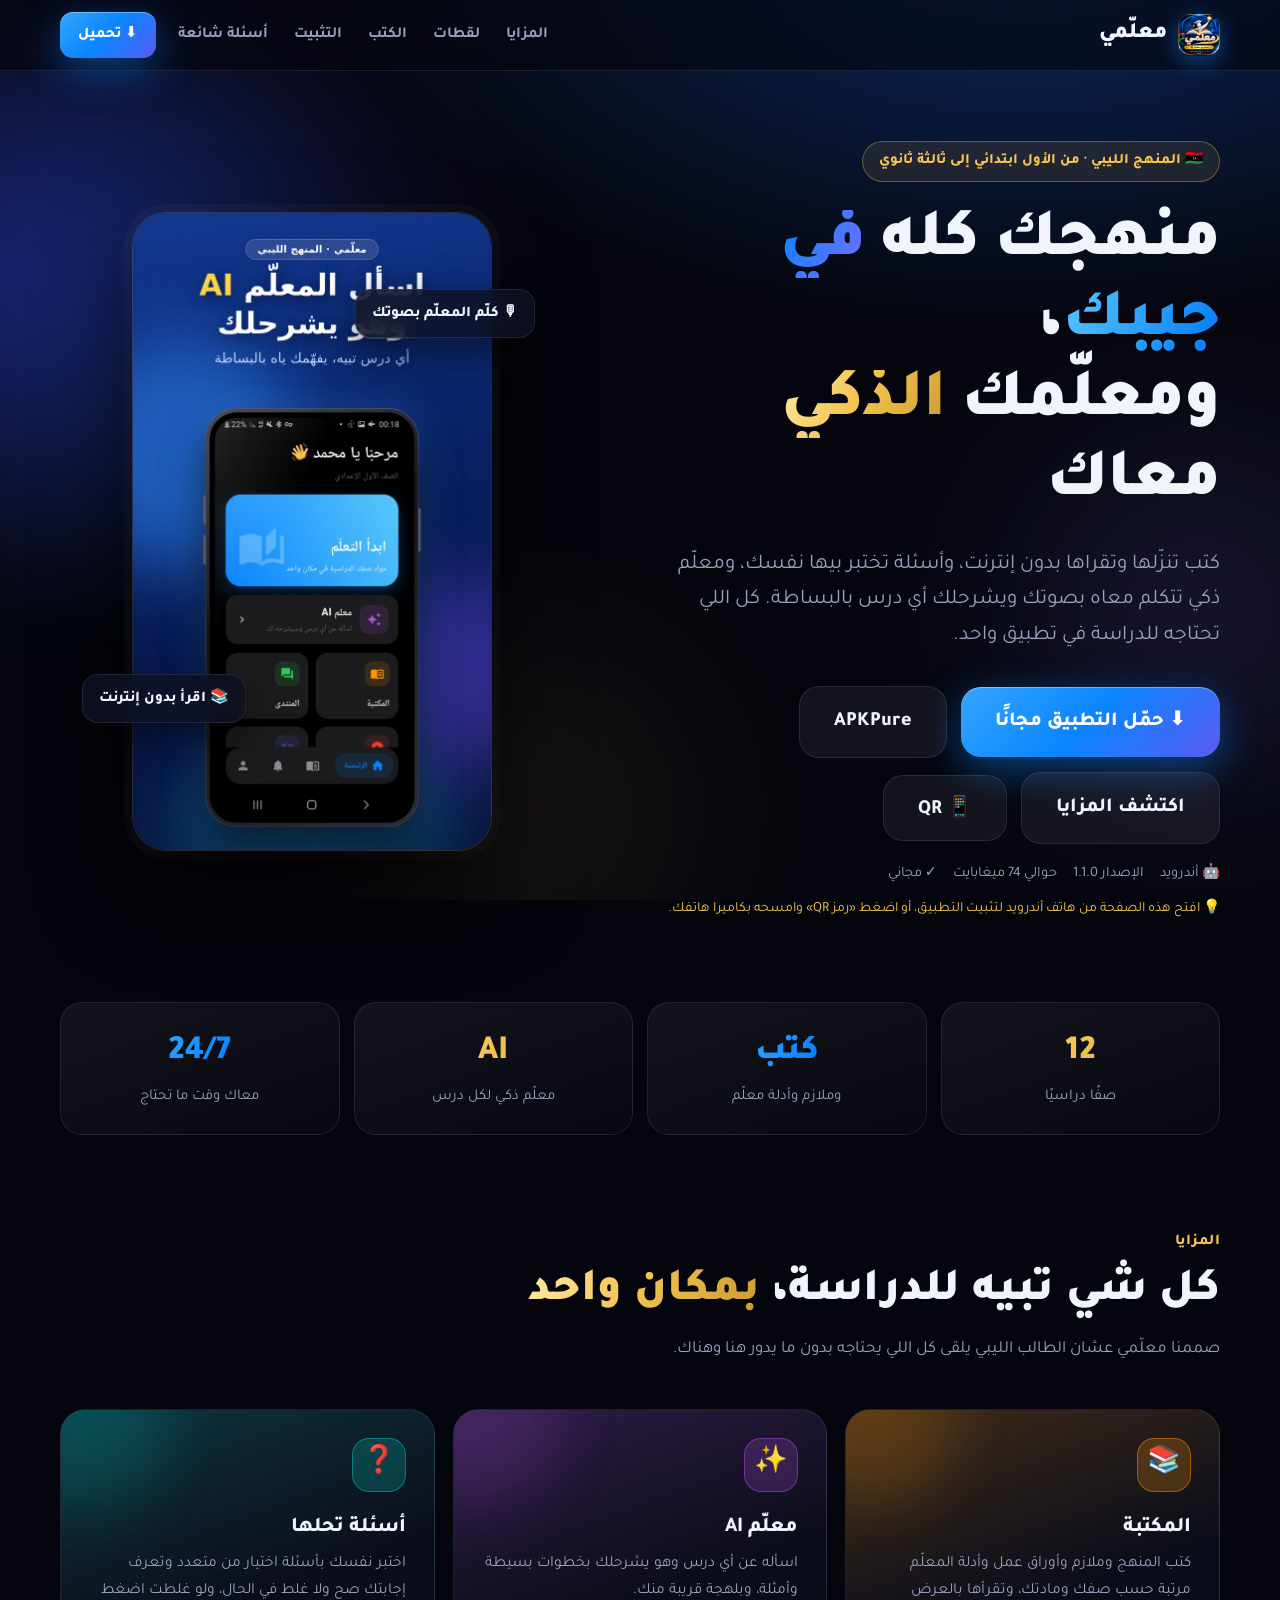
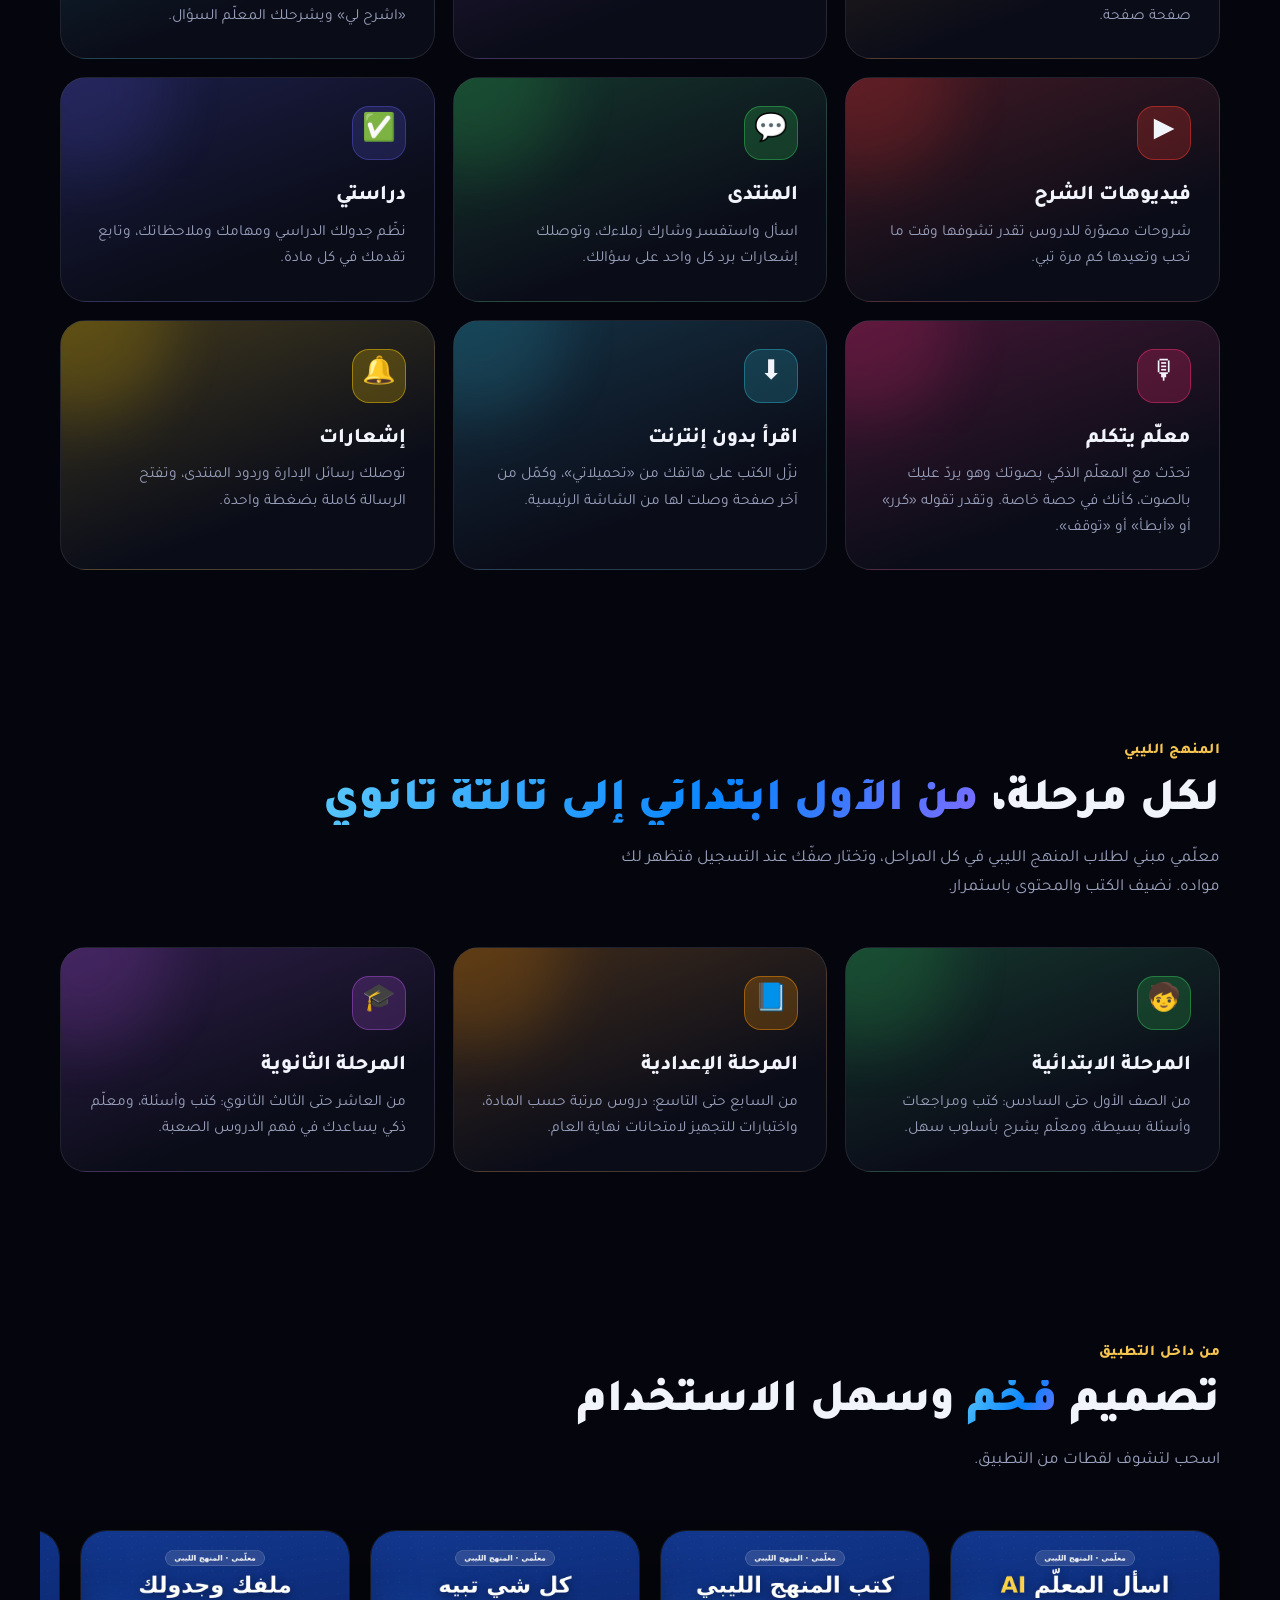
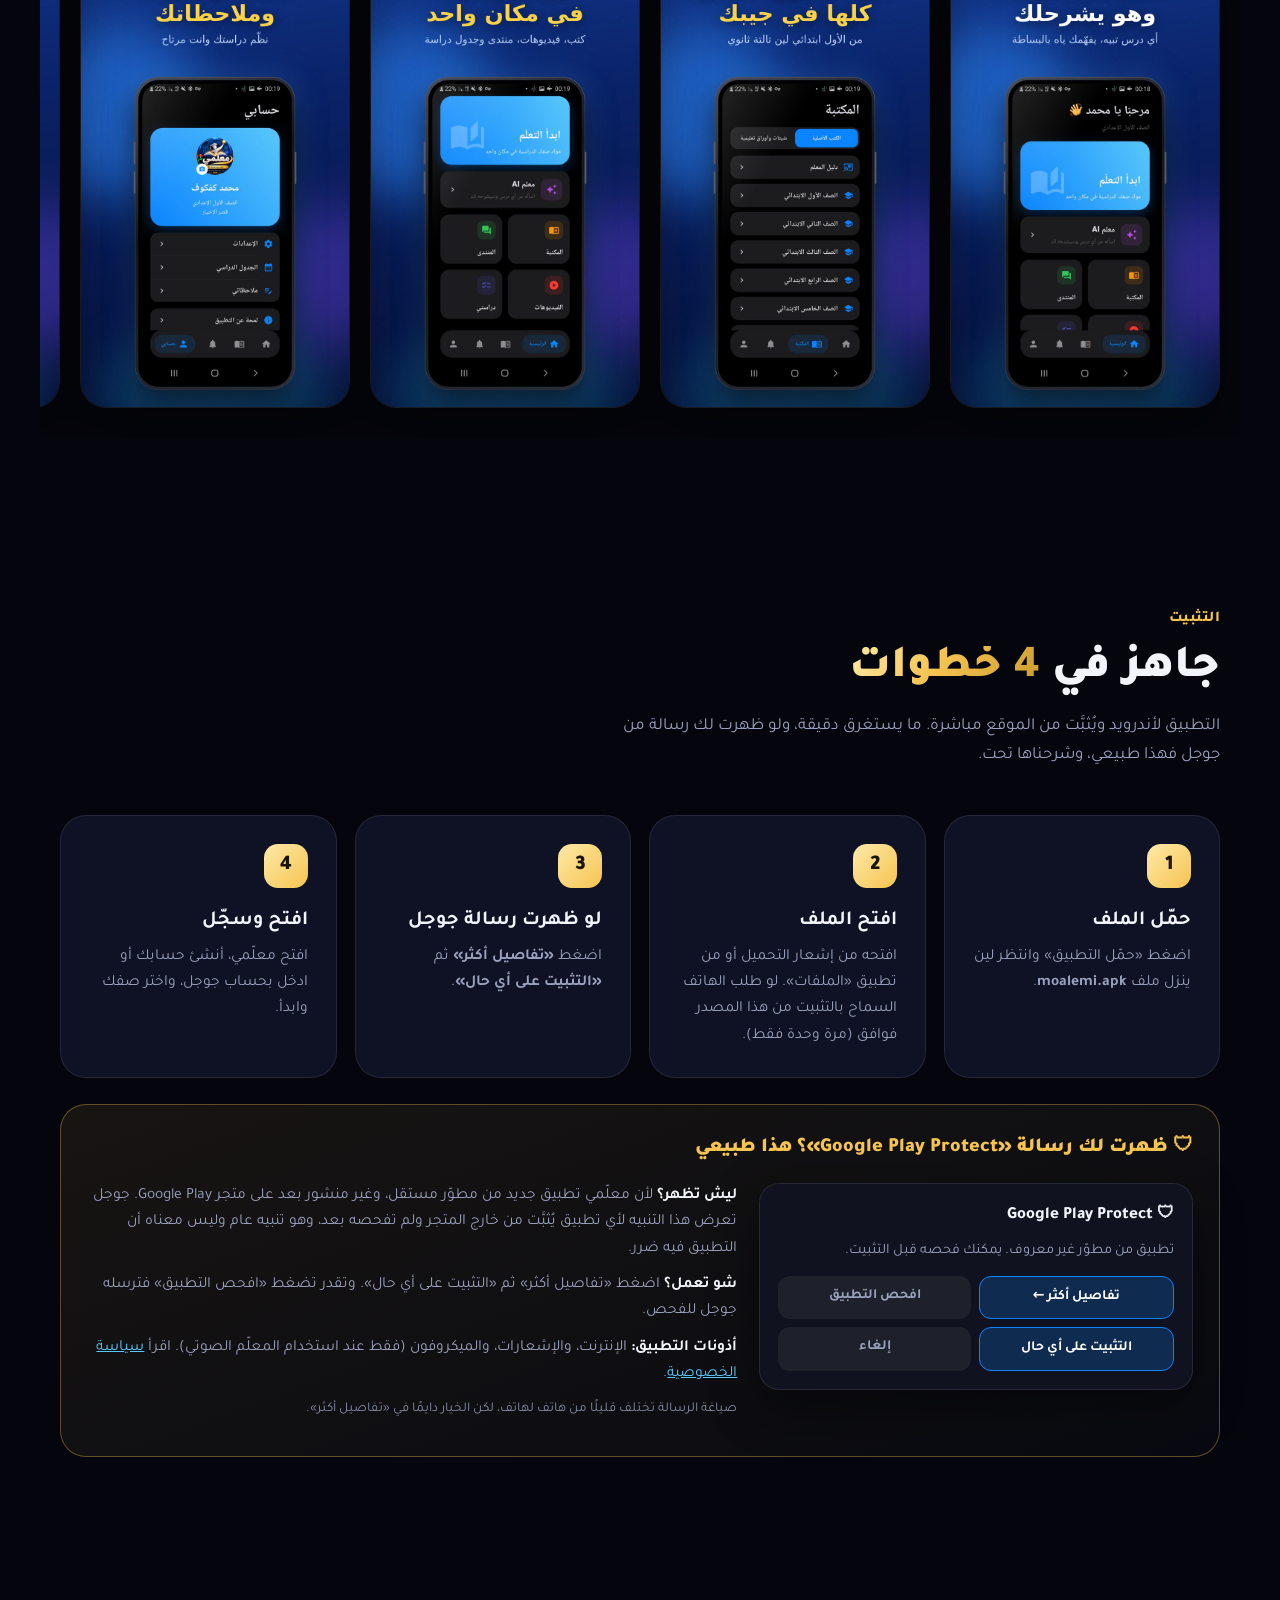
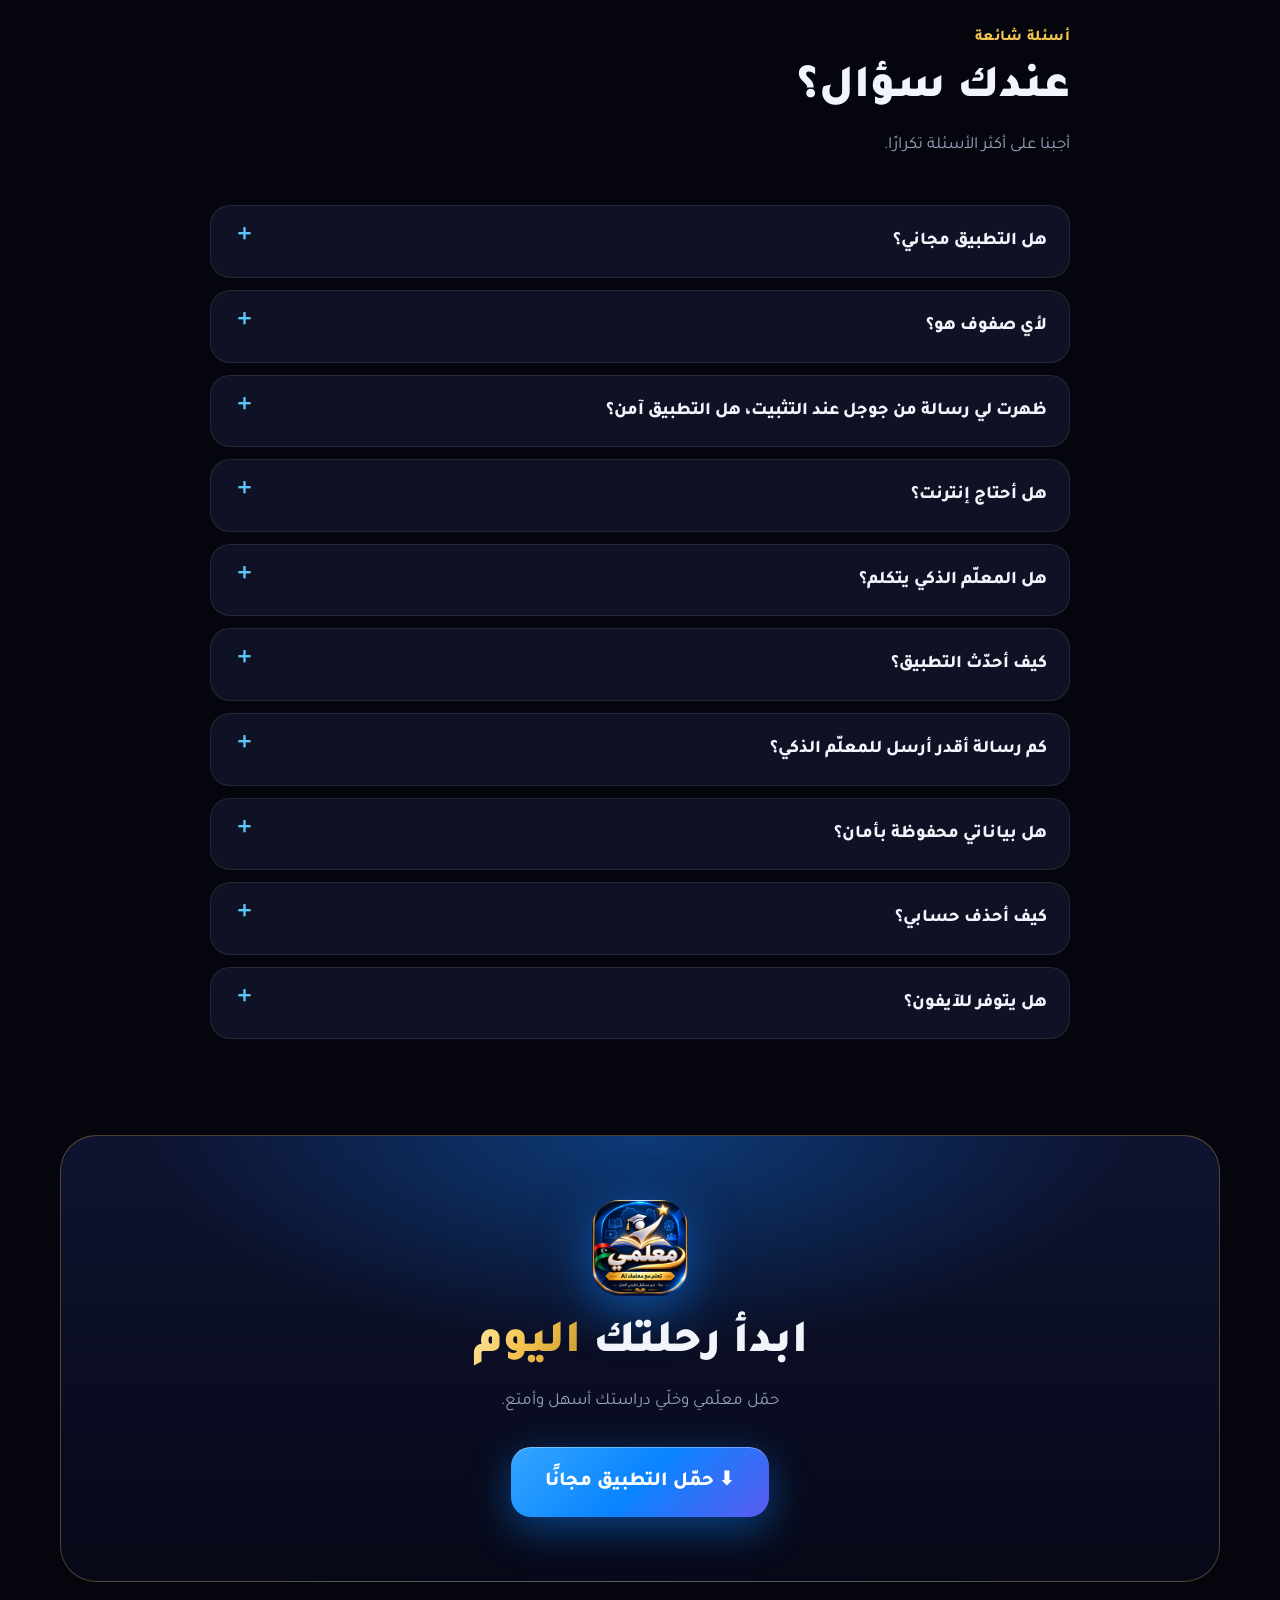
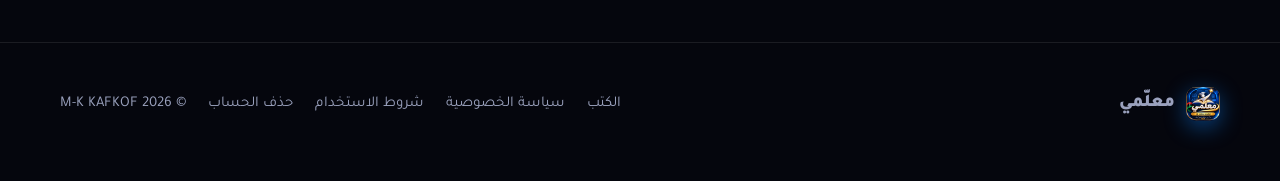
<file: index.html>
<!doctype html>
<html lang="ar" dir="rtl">
<head>
<meta charset="utf-8">
<meta name="viewport" content="width=device-width,initial-scale=1,viewport-fit=cover">
<meta name="google-site-verification" content="MvE2hmtHvRJYnso9OUuovxEL_J5MDiy7t35B_LH4efs" />
<title>معلّمي — منهجك الليبي ومعلّمك الذكي في جيبك</title>
<meta name="description" content="معلّمي: تطبيق تعليمي مجاني للمنهج الليبي من الصف الأول الابتدائي حتى الثالث الثانوي. كتب وملازم وفيديوهات وأسئلة ومعلّم ذكي تكلّمه بصوتك ويشرح لك كل درس.">
<meta name="robots" content="index,follow,max-image-preview:large">
<link rel="canonical" href="https://kitabi-dev.github.io/">
<meta name="theme-color" content="#05060d">
<meta property="og:url" content="https://kitabi-dev.github.io/">
<meta property="og:site_name" content="معلّمي">
<meta property="og:locale" content="ar_AR">
<meta property="og:type" content="website">
<meta property="og:title" content="معلّمي — منهجك الليبي ومعلّمك الذكي في جيبك">
<meta property="og:description" content="كتب وملازم وفيديوهات وأسئلة ومعلّم ذكي. حمّل التطبيق الآن.">
<meta property="og:image" content="https://kitabi-dev.github.io/img/lp-og.jpg">
<meta property="og:image:width" content="1024">
<meta property="og:image:height" content="500">
<meta property="og:image:alt" content="تطبيق معلّمي: معلّمك AI وكتب المنهج الليبي">
<meta name="twitter:card" content="summary_large_image">
<meta name="twitter:title" content="معلّمي — منهجك الليبي ومعلّمك الذكي في جيبك">
<meta name="twitter:description" content="كتب وملازم وفيديوهات وأسئلة ومعلّم ذكي. مجاني لأندرويد.">
<meta name="twitter:image" content="https://kitabi-dev.github.io/img/lp-og.jpg">
<link rel="icon" href="img/lp-icon.png">
<link rel="apple-touch-icon" href="img/lp-icon.png">
<script type="application/ld+json">{"@context": "https://schema.org", "@graph": [{"@type": "WebSite", "@id": "https://kitabi-dev.github.io/#site", "url": "https://kitabi-dev.github.io/", "name": "معلّمي", "inLanguage": "ar"}, {"@type": "Organization", "@id": "https://kitabi-dev.github.io/#org", "name": "معلّمي", "url": "https://kitabi-dev.github.io/", "logo": "https://kitabi-dev.github.io/img/lp-icon.png"}, {"@type": "MobileApplication", "name": "معلّمي", "url": "https://kitabi-dev.github.io/", "description": "تطبيق تعليمي مجاني للمنهج الليبي من الصف الأول الابتدائي حتى الثالث الثانوي: كتب وأسئلة ومعلّم ذكي يتكلم بصوتك.", "applicationCategory": "EducationalApplication", "operatingSystem": "Android", "inLanguage": "ar", "image": "https://kitabi-dev.github.io/img/lp-icon.png", "offers": {"@type": "Offer", "price": "0", "priceCurrency": "LYD"}, "audience": {"@type": "EducationalAudience", "educationalRole": "student"}, "publisher": {"@id": "https://kitabi-dev.github.io/#org"}}, {"@type": "FAQPage", "mainEntity": [{"@type": "Question", "name": "هل التطبيق مجاني؟", "acceptedAnswer": {"@type": "Answer", "text": "نعم، التطبيق مجاني للطلاب."}}, {"@type": "Question", "name": "لأي صفوف هو؟", "acceptedAnswer": {"@type": "Answer", "text": "للمنهج الليبي من الصف الأول الابتدائي إلى الصف الثالث الثانوي، والمحتوى يتحدّث باستمرار."}}, {"@type": "Question", "name": "ظهرت لي رسالة من جوجل عند التثبيت، هل التطبيق آمن؟", "acceptedAnswer": {"@type": "Answer", "text": "هذه رسالة Google Play Protect، وتظهر لأي تطبيق جديد يُثبَّت من خارج متجر جوجل. اضغط «تفاصيل أكثر» ثم «التثبيت على أي حال»."}}, {"@type": "Question", "name": "هل أحتاج إنترنت؟", "acceptedAnswer": {"@type": "Answer", "text": "للمعلّم الذكي والفيديوهات والمنتدى نعم. أما الكتب فتقدر تنزّلها على هاتفك من «تحميلاتي» وتقراها بدون إنترنت."}}, {"@type": "Question", "name": "هل المعلّم الذكي يتكلم؟", "acceptedAnswer": {"@type": "Answer", "text": "نعم. اضغط زر الميكروفون في صفحة المعلّم وتكلم معاه بصوتك، وهو يردّ عليك بالصوت."}}, {"@type": "Question", "name": "هل يتوفر للآيفون؟", "acceptedAnswer": {"@type": "Answer", "text": "حاليًا التطبيق متوفر لأندرويد فقط."}}]}]}</script>
<link rel="preconnect" href="https://fonts.googleapis.com">
<link rel="stylesheet" href="https://fonts.googleapis.com/css2?family=Tajawal:wght@400;500;700;800;900&display=swap">
<style>
:root{--bg:#05060d;--bg2:#0a0c18;--card:#0f1224;--line:rgba(255,255,255,.09);--tx:#f2f4fb;--mut:#9aa1bd;--blue:#0A84FF;--cy:#5AC8FA;--vi:#7B6CFF;--gold:#F5C451;--gold2:#c99a2e}
*{box-sizing:border-box;margin:0;padding:0;-webkit-tap-highlight-color:transparent}
html{scroll-behavior:smooth}
body{font-family:Tajawal,system-ui,sans-serif;background:var(--bg);color:var(--tx);overflow-x:hidden;line-height:1.7;font-size:17px}
a{color:inherit;text-decoration:none}
img{max-width:100%;height:auto;display:block}
.wrap{width:min(1160px,100% - 40px);margin-inline:auto}
.gold{background:linear-gradient(120deg,#ffe9a8,var(--gold) 45%,var(--gold2));-webkit-background-clip:text;background-clip:text;color:transparent}
.blue{background:linear-gradient(120deg,var(--cy),var(--blue) 60%,var(--vi));-webkit-background-clip:text;background-clip:text;color:transparent}
/* background glow */
.bg{position:fixed;inset:0;z-index:-1;overflow:hidden;background:radial-gradient(1200px 700px at 80% -10%,#0d2a66 0%,transparent 60%),radial-gradient(900px 600px at 0% 30%,#1a1250 0%,transparent 60%),var(--bg)}
.orb{position:absolute;border-radius:50%;filter:blur(90px);opacity:.5;animation:fl 14s ease-in-out infinite}
.o1{width:420px;height:420px;background:#0A84FF55;top:8%;left:-120px}
.o2{width:360px;height:360px;background:#7B6CFF44;top:48%;right:-100px;animation-delay:-5s}
.o3{width:300px;height:300px;background:#F5C45128;bottom:-60px;left:30%;animation-delay:-9s}
@keyframes fl{50%{transform:translate(40px,-50px) scale(1.12)}}
.qm{position:fixed;inset:0;z-index:100;background:rgba(3,4,10,.78);backdrop-filter:blur(6px);display:none;align-items:center;justify-content:center;padding:20px}
.qm.on{display:flex}
.qc{width:min(380px,100%);background:linear-gradient(180deg,var(--card),var(--bg2));border:1px solid var(--line);border-radius:26px;padding:24px;text-align:center;box-shadow:0 30px 80px rgba(0,0,0,.6)}
.qc h3{font-size:20px;margin-bottom:4px}.qc p{color:var(--mut);font-size:14.5px;margin-bottom:16px}
#qrimg{background:#fff;border-radius:18px;padding:8px;width:min(260px,100%);margin:0 auto 16px;min-height:120px}
#qrimg svg{display:block;width:100%;height:auto}
.qa{display:flex;gap:8px;flex-wrap:wrap;justify-content:center}
/* nav */
nav{position:sticky;top:0;z-index:30;backdrop-filter:blur(16px);background:rgba(5,6,13,.62);border-bottom:1px solid var(--line)}
nav .wrap{display:flex;align-items:center;gap:22px;height:70px}
.logo{display:flex;align-items:center;gap:11px;font-weight:900;font-size:22px}
.logo img{width:42px;height:42px;border-radius:13px;box-shadow:0 6px 22px rgba(10,132,255,.45)}
.links{display:flex;gap:26px;margin-inline-start:auto;color:var(--mut);font-weight:700;font-size:15.5px}
.links a:hover{color:var(--tx)}
.btn{display:inline-flex;align-items:center;justify-content:center;gap:10px;padding:14px 26px;border-radius:16px;font-weight:800;font-size:17px;transition:.25s;cursor:pointer;border:0;font-family:inherit}
.btn.pri{color:#fff;background:linear-gradient(135deg,#34a6ff,var(--blue) 50%,#5b5bf0);box-shadow:0 12px 40px rgba(10,132,255,.45),inset 0 1px 0 rgba(255,255,255,.35)}
.btn.pri:hover{transform:translateY(-3px);box-shadow:0 18px 50px rgba(10,132,255,.6),inset 0 1px 0 rgba(255,255,255,.35)}
.btn.ghost{color:var(--tx);background:rgba(255,255,255,.06);border:1px solid var(--line)}
.btn.ghost:hover{background:rgba(255,255,255,.11)}
.btn.sm{padding:10px 18px;font-size:15px;border-radius:13px}
.btn.big{padding:18px 34px;font-size:20px;border-radius:20px}
/* hero */
.hero{padding:70px 0 50px;display:grid;grid-template-columns:1.1fr .9fr;gap:40px;align-items:center}
.badge{display:inline-flex;gap:8px;align-items:center;padding:7px 16px;border-radius:99px;background:rgba(245,196,81,.1);border:1px solid rgba(245,196,81,.35);color:var(--gold);font-weight:800;font-size:14.5px;margin-bottom:22px}
h1{font-size:clamp(38px,6vw,68px);line-height:1.18;font-weight:900;letter-spacing:-1px}
.lead{color:var(--mut);font-size:clamp(17px,2vw,21px);margin:22px 0 32px;max-width:560px}
.cta{display:flex;gap:14px;flex-wrap:wrap;align-items:center}
.meta{margin-top:18px;color:var(--mut);font-size:14.5px;display:flex;gap:16px;flex-wrap:wrap}
.meta span{display:inline-flex;gap:6px;align-items:center}
.note{margin-top:12px;color:var(--gold);font-size:14px;min-height:22px}
.phone{position:relative;justify-self:center;width:min(360px,80%)}
.phone:before{content:"";position:absolute;inset:-14%;background:radial-gradient(closest-side,rgba(10,132,255,.55),transparent 70%);filter:blur(30px);z-index:-1}
.phone img{border-radius:34px;border:1px solid rgba(255,255,255,.14);box-shadow:0 40px 90px rgba(0,0,0,.65),0 0 0 8px rgba(255,255,255,.03);animation:bob 7s ease-in-out infinite}
@keyframes bob{50%{transform:translateY(-14px) rotate(-.6deg)}}
.chip{position:absolute;display:flex;gap:9px;align-items:center;padding:11px 16px;border-radius:16px;background:rgba(15,18,36,.82);backdrop-filter:blur(12px);border:1px solid var(--line);font-weight:800;font-size:15px;box-shadow:0 14px 40px rgba(0,0,0,.5);animation:bob 6s ease-in-out infinite}
.c1{top:12%;right:-12%;animation-delay:-2s}.c2{bottom:20%;left:-14%;animation-delay:-4s}
/* stats */
.stats{display:grid;grid-template-columns:repeat(4,1fr);gap:14px;margin:30px 0 10px}
.stat{padding:22px;border-radius:22px;background:linear-gradient(160deg,rgba(255,255,255,.06),rgba(255,255,255,.015));border:1px solid var(--line);text-align:center}
.stat b{display:block;font-size:34px;font-weight:900}
.stat span{color:var(--mut);font-size:15px}
/* sections */
section{padding:84px 0}
.eyebrow{color:var(--gold);font-weight:800;font-size:15px;letter-spacing:.5px;margin-bottom:10px}
h2{font-size:clamp(30px,4.4vw,46px);font-weight:900;line-height:1.25;margin-bottom:14px}
.sub{color:var(--mut);max-width:620px;margin-bottom:44px}
.grid{display:grid;grid-template-columns:repeat(3,1fr);gap:18px}
.f{position:relative;overflow:hidden;padding:28px;border-radius:26px;border:1px solid var(--line);background:linear-gradient(160deg,color-mix(in srgb,var(--c) 22%,#0c0f20),#0a0c18 70%);transition:.3s}
.f:hover{transform:translateY(-6px);border-color:color-mix(in srgb,var(--c) 60%,transparent);box-shadow:0 24px 60px color-mix(in srgb,var(--c) 25%,transparent)}
.f:after{content:"";position:absolute;width:170px;height:170px;border-radius:50%;left:-60px;top:-70px;background:var(--c);opacity:.16;filter:blur(30px)}
.f i{display:grid;place-items:center;width:54px;height:54px;border-radius:17px;font-style:normal;font-size:27px;background:color-mix(in srgb,var(--c) 22%,transparent);border:1px solid color-mix(in srgb,var(--c) 45%,transparent);margin-bottom:18px;position:relative}
.f h3{font-size:21px;font-weight:800;margin-bottom:6px;position:relative}
.f p{color:var(--mut);font-size:15.5px;position:relative}
/* gallery */
.gal{display:flex;gap:20px;overflow-x:auto;scroll-snap-type:x mandatory;padding:10px 4px 30px;margin-inline:-20px;padding-inline:20px;scrollbar-width:none}
.gal::-webkit-scrollbar{display:none}
.gal img{flex:none;width:min(270px,68vw);border-radius:26px;scroll-snap-align:center;border:1px solid var(--line);box-shadow:0 24px 60px rgba(0,0,0,.5);transition:.3s}
.gal img:hover{transform:translateY(-8px)}
/* steps */
.steps{display:grid;grid-template-columns:repeat(3,1fr);gap:18px;counter-reset:s}
.st{padding:28px;border-radius:26px;background:var(--card);border:1px solid var(--line);position:relative}
.st:before{counter-increment:s;content:counter(s);display:grid;place-items:center;width:44px;height:44px;border-radius:14px;margin-bottom:16px;font-weight:900;font-size:21px;color:#1a1405;background:linear-gradient(135deg,#ffe9a8,var(--gold))}
.st h3{font-size:20px;margin-bottom:6px}.st p{color:var(--mut);font-size:15.5px}
/* install warn */
.steps{grid-template-columns:repeat(4,1fr)}
.warn{margin-top:26px;padding:26px;border-radius:26px;border:1px solid rgba(245,196,81,.35);background:linear-gradient(160deg,rgba(245,196,81,.08),rgba(255,255,255,.02))}
.warn-t{font-weight:900;font-size:20px;margin-bottom:18px;color:var(--gold)}
.warn-g{display:grid;grid-template-columns:.8fr 1.2fr;gap:22px;align-items:start}
.mock{background:#10131f;border:1px solid var(--line);border-radius:20px;padding:18px;box-shadow:0 18px 50px rgba(0,0,0,.45)}
.mk-h{font-weight:800;margin-bottom:8px}
.mock p{color:var(--mut);font-size:14.5px;margin-bottom:12px}
.mk-b{display:flex;justify-content:space-between;gap:8px;margin-top:8px}
.mk-b span{flex:1;text-align:center;padding:9px 8px;border-radius:12px;font-size:14px;font-weight:700;background:rgba(255,255,255,.06);color:var(--mut)}
.mk-b span.hot{background:rgba(10,132,255,.22);color:#fff;border:1px solid var(--blue)}
.warn-x p{color:var(--mut);font-size:15.5px;margin-bottom:10px}
.warn-x b{color:var(--tx)}
.warn-x a{color:var(--cy);text-decoration:underline}
.warn-n{font-size:13.5px!important;opacity:.85}
/* faq */
details{border:1px solid var(--line);border-radius:20px;background:var(--card);padding:0 22px;margin-bottom:12px;transition:.2s}
details[open]{border-color:rgba(10,132,255,.5);background:#0d1128}
summary{cursor:pointer;list-style:none;padding:20px 0;font-weight:800;font-size:18px;display:flex;justify-content:space-between;gap:12px}
summary::-webkit-details-marker{display:none}
summary:after{content:"＋";color:var(--cy);font-size:22px;line-height:1}
details[open] summary:after{content:"－"}
details p{color:var(--mut);padding-bottom:20px}
details a{color:var(--cy);text-decoration:underline}
/* final cta */
.final{text-align:center;padding:64px 28px;border-radius:36px;border:1px solid rgba(245,196,81,.3);background:radial-gradient(700px 300px at 50% 0%,rgba(10,132,255,.35),transparent 70%),linear-gradient(180deg,#0e1330,#070918);position:relative;overflow:hidden}
.final img{width:96px;height:96px;margin:0 auto 20px;border-radius:28px;box-shadow:0 14px 50px rgba(10,132,255,.55)}
.final p{color:var(--mut);margin:10px auto 30px;max-width:520px}
footer{padding:44px 0 60px;color:var(--mut);font-size:15px;border-top:1px solid var(--line);margin-top:60px}
footer .wrap{display:flex;gap:22px;flex-wrap:wrap;align-items:center}
footer .sp{flex:1}
footer a:hover{color:var(--tx)}
/* reveal */
.rv{opacity:0;transform:translateY(26px);transition:opacity .8s,transform .8s}
.rv.on{opacity:1;transform:none}
@media (max-width:900px){
 .links{display:none}nav .btn{margin-inline-start:auto}
 .hero{grid-template-columns:1fr;padding-top:40px;text-align:center}
 .lead{margin-inline:auto}.cta,.meta{justify-content:center}
 .stats{grid-template-columns:repeat(2,1fr)}
 .grid,.steps{grid-template-columns:1fr}
 .warn-g{grid-template-columns:1fr}
 .c1{right:-4%}.c2{left:-4%}
 section{padding:60px 0}
}
@media (prefers-reduced-motion:reduce){*{animation:none!important;transition:none!important}.rv{opacity:1;transform:none}}
</style>
</head>
<body>
<div class="bg"><div class="orb o1"></div><div class="orb o2"></div><div class="orb o3"></div></div>

<nav><div class="wrap">
  <a class="logo" href="#top"><img src="img/lp-icon.png" alt="شعار معلّمي"><span>معلّمي</span></a>
  <div class="links"><a href="#features">المزايا</a><a href="#screens">لقطات</a><a href="books/">الكتب</a><a href="#install">التثبيت</a><a href="#faq">أسئلة شائعة</a></div>
  <a class="btn pri sm dl" href="#" rel="noopener">⬇ تحميل</a>
</div></nav>

<main id="top">
<div class="wrap hero">
  <div>
    <div class="badge">🇱🇾 المنهج الليبي · من الأول ابتدائي إلى ثالثة ثانوي</div>
    <h1>منهجك كله <span class="blue">في جيبك</span>،<br>ومعلّمك <span class="gold">الذكي</span> معاك</h1>
    <p class="lead">كتب تنزّلها وتقراها بدون إنترنت، وأسئلة تختبر بيها نفسك، ومعلّم ذكي تتكلم معاه بصوتك ويشرحلك أي درس بالبساطة. كل اللي تحتاجه للدراسة في تطبيق واحد.</p>
    <div class="cta">
      <a class="btn pri big dl" href="#" rel="noopener">⬇ حمّل التطبيق مجانًا</a>
      <a class="btn ghost big dl2 hidden" href="#" rel="noopener" style="display:none">APKPure</a>
      <a class="btn ghost big" href="#features">اكتشف المزايا</a>
      <button class="btn ghost big" type="button" id="qrb">📱 QR</button>
    </div>
    <div class="meta"><span>🤖 أندرويد</span><span id="ver">الإصدار 1.1.0</span><span id="size">حوالي 74 ميغابايت</span><span>✓ مجاني</span></div>
    <div class="note" id="note"></div>
  </div>
  <div class="phone rv">
    <img src="img/lp-s1.jpg" alt="الشاشة الرئيسية في تطبيق معلّمي" width="720" height="1280" fetchpriority="high">
    <div class="chip c1">🎙 كلّم المعلّم بصوتك</div>
    <div class="chip c2">📚 اقرأ بدون إنترنت</div>
  </div>
</div>

<div class="wrap">
  <div class="stats rv">
    <div class="stat"><b class="gold">12</b><span>صفًا دراسيًا</span></div>
    <div class="stat"><b class="blue">كتب</b><span>وملازم وأدلة معلّم</span></div>
    <div class="stat"><b class="gold">AI</b><span>معلّم ذكي لكل درس</span></div>
    <div class="stat"><b class="blue">24/7</b><span>معاك وقت ما تحتاج</span></div>
  </div>
</div>

<section id="features"><div class="wrap">
  <div class="eyebrow">المزايا</div>
  <h2>كل شي تبيه للدراسة، <span class="gold">بمكان واحد</span></h2>
  <p class="sub">صممنا معلّمي عشان الطالب الليبي يلقى كل اللي يحتاجه بدون ما يدور هنا وهناك.</p>
  <div class="grid">
    <div class="f rv" style="--c:#FF9500"><i>📚</i><h3>المكتبة</h3><p>كتب المنهج وملازم وأوراق عمل وأدلة المعلّم مرتبة حسب صفك ومادتك، وتقرأها بالعرض صفحة صفحة.</p></div>
    <div class="f rv" style="--c:#AF52DE"><i>✨</i><h3>معلّم AI</h3><p>اسأله عن أي درس وهو يشرحلك بخطوات بسيطة وأمثلة، وبلهجة قريبة منك.</p></div>
    <div class="f rv" style="--c:#00C7BE"><i>❓</i><h3>أسئلة تحلها</h3><p>اختبر نفسك بأسئلة اختيار من متعدد وتعرف إجابتك صح ولا غلط في الحال، ولو غلطت اضغط «اشرح لي» ويشرحلك المعلّم السؤال.</p></div>
    <div class="f rv" style="--c:#FF3B30"><i>▶️</i><h3>فيديوهات الشرح</h3><p>شروحات مصوّرة للدروس تقدر تشوفها وقت ما تحب وتعيدها كم مرة تبي.</p></div>
    <div class="f rv" style="--c:#34C759"><i>💬</i><h3>المنتدى</h3><p>اسأل واستفسر وشارك زملاءك، وتوصلك إشعارات برد كل واحد على سؤالك.</p></div>
    <div class="f rv" style="--c:#5856D6"><i>✅</i><h3>دراستي</h3><p>نظّم جدولك الدراسي ومهامك وملاحظاتك، وتابع تقدمك في كل مادة.</p></div>
    <div class="f rv" style="--c:#FF2D78"><i>🎙</i><h3>معلّم يتكلم</h3><p>تحدّث مع المعلّم الذكي بصوتك وهو يردّ عليك بالصوت، كأنك في حصة خاصة. وتقدر تقوله «كرر» أو «أبطأ» أو «توقف».</p></div>
    <div class="f rv" style="--c:#30B0C7"><i>⬇️</i><h3>اقرأ بدون إنترنت</h3><p>نزّل الكتب على هاتفك من «تحميلاتي»، وكمّل من آخر صفحة وصلت لها من الشاشة الرئيسية.</p></div>
    <div class="f rv" style="--c:#FFCC00"><i>🔔</i><h3>إشعارات</h3><p>توصلك رسائل الإدارة وردود المنتدى، وتفتح الرسالة كاملة بضغطة واحدة.</p></div>
  </div>
</div></section>

<section id="grades"><div class="wrap">
  <div class="eyebrow">المنهج الليبي</div>
  <h2>لكل مرحلة، <span class="blue">من الأول ابتدائي إلى ثالثة ثانوي</span></h2>
  <p class="sub">معلّمي مبني لطلاب المنهج الليبي في كل المراحل، وتختار صفّك عند التسجيل فتظهر لك مواده. نضيف الكتب والمحتوى باستمرار.</p>
  <div class="grid">
    <div class="f rv" style="--c:#34C759"><i>🧒</i><h3>المرحلة الابتدائية</h3><p>من الصف الأول حتى السادس: كتب ومراجعات وأسئلة بسيطة، ومعلّم يشرح بأسلوب سهل.</p></div>
    <div class="f rv" style="--c:#FF9500"><i>📘</i><h3>المرحلة الإعدادية</h3><p>من السابع حتى التاسع: دروس مرتبة حسب المادة، واختبارات للتجهيز لامتحانات نهاية العام.</p></div>
    <div class="f rv" style="--c:#AF52DE"><i>🎓</i><h3>المرحلة الثانوية</h3><p>من العاشر حتى الثالث الثانوي: كتب وأسئلة، ومعلّم ذكي يساعدك في فهم الدروس الصعبة.</p></div>
  </div>
</div></section>

<section id="screens"><div class="wrap">
  <div class="eyebrow">من داخل التطبيق</div>
  <h2>تصميم <span class="blue">فخم</span> وسهل الاستخدام</h2>
  <p class="sub">اسحب لتشوف لقطات من التطبيق.</p>
  <div class="gal rv">
    <img src="img/lp-s1.jpg" alt="الرئيسية" loading="lazy" width="720" height="1280">
    <img src="img/lp-s2.jpg" alt="المكتبة" loading="lazy" width="720" height="1280">
    <img src="img/lp-s3.jpg" alt="الأقسام" loading="lazy" width="720" height="1280">
    <img src="img/lp-s4.jpg" alt="الجدول والملاحظات" loading="lazy" width="720" height="1280">
    <img src="img/lp-s5.jpg" alt="الحساب والإعدادات" loading="lazy" width="720" height="1280">
    <img src="img/lp-s6.jpg" alt="الإشعارات" loading="lazy" width="720" height="1280">
  </div>
</div></section>

<section id="install"><div class="wrap">
  <div class="eyebrow">التثبيت</div>
  <h2>جاهز في <span class="gold">4 خطوات</span></h2>
  <p class="sub">التطبيق لأندرويد ويُثبَّت من الموقع مباشرة. ما يستغرق دقيقة، ولو ظهرت لك رسالة من جوجل فهذا طبيعي، وشرحناها تحت.</p>
  <div class="steps">
    <div class="st rv"><h3>حمّل الملف</h3><p>اضغط «حمّل التطبيق» وانتظر لين ينزل ملف <b>moalemi.apk</b>.</p></div>
    <div class="st rv"><h3>افتح الملف</h3><p>افتحه من إشعار التحميل أو من تطبيق «الملفات». لو طلب الهاتف السماح بالتثبيت من هذا المصدر فوافق (مرة وحدة فقط).</p></div>
    <div class="st rv"><h3>لو ظهرت رسالة جوجل</h3><p>اضغط <b>«تفاصيل أكثر»</b> ثم <b>«التثبيت على أي حال»</b>.</p></div>
    <div class="st rv"><h3>افتح وسجّل</h3><p>افتح معلّمي، أنشئ حسابك أو ادخل بحساب جوجل، واختر صفك وابدأ.</p></div>
  </div>

  <div class="warn rv">
    <div class="warn-t">🛡 ظهرت لك رسالة «<bdi dir="ltr">Google Play Protect</bdi>»؟ هذا طبيعي</div>
    <div class="warn-g">
      <div class="mock">
        <div class="mk-h">🛡 Google Play Protect</div>
        <p>تطبيق من مطوّر غير معروف. يمكنك فحصه قبل التثبيت.</p>
        <div class="mk-b"><span class="hot">تفاصيل أكثر ←</span><span>افحص التطبيق</span></div>
        <div class="mk-b"><span class="hot">التثبيت على أي حال</span><span>إلغاء</span></div>
      </div>
      <div class="warn-x">
        <p><b>ليش تظهر؟</b> لأن معلّمي تطبيق جديد من مطوّر مستقل، وغير منشور بعد على متجر Google Play. جوجل تعرض هذا التنبيه لأي تطبيق يُثبَّت من خارج المتجر ولم تفحصه بعد، وهو تنبيه عام وليس معناه أن التطبيق فيه ضرر.</p>
        <p><b>شو تعمل؟</b> اضغط «تفاصيل أكثر» ثم «التثبيت على أي حال». وتقدر تضغط «افحص التطبيق» فترسله جوجل للفحص.</p>
        <p><b>أذونات التطبيق:</b> الإنترنت، والإشعارات، والميكروفون (فقط عند استخدام المعلّم الصوتي). اقرأ <a href="privacy.html">سياسة الخصوصية</a>.</p>
        <p class="warn-n">صياغة الرسالة تختلف قليلًا من هاتف لهاتف، لكن الخيار دايمًا في «تفاصيل أكثر».</p>
      </div>
    </div>
  </div>
</div></section>

<section id="faq"><div class="wrap" style="max-width:860px">
  <div class="eyebrow">أسئلة شائعة</div>
  <h2>عندك سؤال؟</h2>
  <p class="sub">أجبنا على أكثر الأسئلة تكرارًا.</p>
  <details class="rv"><summary>هل التطبيق مجاني؟</summary><p>نعم، التطبيق مجاني للطلاب.</p></details>
  <details class="rv"><summary>لأي صفوف هو؟</summary><p>للمنهج الليبي من الصف الأول الابتدائي إلى الصف الثالث الثانوي، والمحتوى يتحدّث باستمرار.</p></details>
  <details class="rv"><summary>ظهرت لي رسالة من جوجل عند التثبيت، هل التطبيق آمن؟</summary><p>هذه رسالة Google Play Protect، وتظهر لأي تطبيق جديد يُثبَّت من خارج متجر جوجل. اضغط «تفاصيل أكثر» ثم «التثبيت على أي حال». شرحنا الخطوات <a href="#install">فوق</a>، وتقدر تراجع <a href="privacy.html">سياسة الخصوصية</a> لتعرف ما يطلبه التطبيق.</p></details>
  <details class="rv"><summary>هل أحتاج إنترنت؟</summary><p>للمعلّم الذكي والفيديوهات والمنتدى نعم. أما الكتب فتقدر تنزّلها على هاتفك من «تحميلاتي» وتقراها بدون إنترنت.</p></details>
  <details class="rv"><summary>هل المعلّم الذكي يتكلم؟</summary><p>نعم. اضغط زر الميكروفون في صفحة المعلّم وتكلم معاه بصوتك، وهو يردّ عليك بالصوت. تقدر تضبط سرعة القراءة والرد الصوتي من إعدادات الصفحة.</p></details>
  <details class="rv"><summary>كيف أحدّث التطبيق؟</summary><p>حمّل آخر نسخة من هذه الصفحة وثبّتها فوق القديمة، وحسابك وبياناتك تبقى كما هي.</p></details>
  <details class="rv"><summary>كم رسالة أقدر أرسل للمعلّم الذكي؟</summary><p>لكل طالب عدد محدد من الرسائل يوميًا حتى يبقى الخدمة متاحة للجميع، ويتجدد كل يوم.</p></details>
  <details class="rv"><summary>هل بياناتي محفوظة بأمان؟</summary><p>نحرص على خصوصية الطلاب ولا نطلب بيانات غير ضرورية. اقرأ <a href="privacy.html">سياسة الخصوصية</a> و<a href="terms.html">شروط الاستخدام</a>.</p></details>
  <details class="rv"><summary>كيف أحذف حسابي؟</summary><p>تقدر تحذف حسابك وبياناتك من داخل التطبيق (حسابي ← حذف الحساب)، أو من <a href="delete-account.html">صفحة حذف الحساب</a>.</p></details>
  <details class="rv"><summary>هل يتوفر للآيفون؟</summary><p>حاليًا التطبيق متوفر لأندرويد فقط.</p></details>
</div></section>

<div class="wrap"><div class="final rv">
  <img src="img/lp-icon.png" alt="معلّمي" width="96" height="96">
  <h2>ابدأ رحلتك <span class="gold">اليوم</span></h2>
  <p>حمّل معلّمي وخلّي دراستك أسهل وأمتع.</p>
  <a class="btn pri big dl" href="#" rel="noopener">⬇ حمّل التطبيق مجانًا</a>
</div></div>
</main>

<footer><div class="wrap">
  <a class="logo" href="#top" style="font-size:18px"><img src="img/lp-icon.png" alt="" style="width:34px;height:34px;border-radius:10px"><span>معلّمي</span></a>
  <span class="sp"></span>
  <a href="books/">الكتب</a><a href="privacy.html">سياسة الخصوصية</a><a href="terms.html">شروط الاستخدام</a><a href="delete-account.html">حذف الحساب</a>
  <span>© 2026 M-K KAFKOF</span>
</div></footer>

<div class="qm" id="qrm" role="dialog" aria-modal="true" aria-label="رمز QR لتحميل معلّمي">
  <div class="qc">
    <h3>امسح الرمز بكاميرا هاتفك</h3>
    <p>يفتح صفحة تحميل معلّمي مباشرة. شاركه مع زملائك.</p>
    <div id="qrimg"></div>
    <div class="qa">
      <button class="btn pri sm" type="button" id="qrdl">⬇ حمّل الصورة</button>
      <button class="btn ghost sm" type="button" id="qrcp">📋 انسخ الرابط</button>
      <button class="btn ghost sm" type="button" id="qrsh" style="display:none">↗ مشاركة</button>
      <button class="btn ghost sm" type="button" data-x="1">إغلاق</button>
    </div>
  </div>
</div>

<script>
/* ===== إعدادات ===== */
const CFG={
  repo:"Kitabi-dev/kitabi-dev.github.io",          // مستودع الموقع (فيه الـ Releases)
  apkName:"moalemi.apk",                           // اسم ملف الـ APK في الـ Release (ثابت دائمًا)
  apkpure:"https://apkpure.com/p/com.moalemi.moalemi",                                      // ضع رابط التطبيق على APKPure هنا (اختياري)
  version:"1.1.0", size:"حوالي 74 ميغابايت"
};
const dlUrl=`https://github.com/${CFG.repo}/releases/latest/download/${CFG.apkName}`;
document.querySelectorAll('a.dl').forEach(a=>{a.href=dlUrl;a.setAttribute('download','')});
if(CFG.apkpure){document.querySelectorAll('a.dl2').forEach(a=>{a.href=CFG.apkpure;a.style.display='';a.target='_blank'})}
/* إحصاءات الزيارة (بلا تخزين IP) */
const TRK='https://cqufhwvbyxqddsammqks.supabase.co/functions/v1/track';
function trk(k,v){try{
  const day=new Date().toISOString().slice(0,10);
  if(k==='visit'){try{if(localStorage.getItem('mv')===day)return;localStorage.setItem('mv',day)}catch(_){}}
  const q=new URLSearchParams(location.search);
  fetch(TRK,{method:'POST',keepalive:true,headers:{'Content-Type':'application/json'},
    body:JSON.stringify({k,ref:document.referrer,src:q.get('src')||q.get('utm_source')||'',v:v||CFG.version})}).catch(()=>{});
}catch(_){}}
trk('visit');
document.querySelectorAll('a.dl').forEach(a=>a.addEventListener('click',()=>trk('download')));
document.querySelectorAll('a.dl2').forEach(a=>a.addEventListener('click',()=>trk('download','apkpure')));
/* رمز QR للموقع */
const SITE_URL='https://kitabi-dev.github.io/?src=qr',SHARE_URL='https://kitabi-dev.github.io/?src=share';
let qrLoad=null;
function loadQR(){if(window.QR)return Promise.resolve();return qrLoad||(qrLoad=new Promise((ok,no)=>{const s=document.createElement('script');s.src='qr.js';s.onload=ok;s.onerror=()=>{qrLoad=null;no()};document.head.appendChild(s)}))}
const qm=document.getElementById('qrm');
async function openQR(){qm.classList.add('on');document.body.style.overflow='hidden';
  try{await loadQR();document.getElementById('qrimg').innerHTML=QR.svg(SITE_URL)}catch(_){document.getElementById('qrimg').textContent='تعذّر تحميل الرمز'}}
function closeQR(){qm.classList.remove('on');document.body.style.overflow=''}
document.getElementById('qrb').onclick=openQR;
qm.addEventListener('click',e=>{if(e.target===qm||(e.target.dataset&&e.target.dataset.x))closeQR()});
document.addEventListener('keydown',e=>{if(e.key==='Escape')closeQR()});
document.getElementById('qrdl').onclick=async()=>{try{await loadQR();QR.canvas(SITE_URL,1024).toBlob(b=>{const a=document.createElement('a');a.href=URL.createObjectURL(b);a.download='moalemi-qr.png';document.body.appendChild(a);a.click();setTimeout(()=>{URL.revokeObjectURL(a.href);a.remove()},500)})}catch(_){}};
document.getElementById('qrcp').onclick=async e=>{const b=e.currentTarget;try{await navigator.clipboard.writeText(SHARE_URL)}catch(_){}b.textContent='✓ تم النسخ';setTimeout(()=>b.textContent='📋 انسخ الرابط',1800)};
if(navigator.share){const sh=document.getElementById('qrsh');sh.style.display='';sh.onclick=()=>navigator.share({title:'معلّمي',text:'تطبيق معلّمي المجاني للمنهج الليبي',url:SHARE_URL}).catch(()=>{})}
const ua=navigator.userAgent||'';
if(!/Android/i.test(ua)){document.getElementById('note').textContent='💡 افتح هذه الصفحة من هاتف أندرويد لتثبيت التطبيق، أو اضغط «رمز QR» وامسحه بكاميرا هاتفك.'}
(async()=>{try{
  const r=await fetch(`https://api.github.com/repos/${CFG.repo}/releases/latest`);if(!r.ok)return;const j=await r.json();
  const a=(j.assets||[]).find(x=>/\.apk$/i.test(x.name));if(a){document.querySelectorAll('a.dl').forEach(l=>l.href=a.browser_download_url)}
  if(j.tag_name)document.getElementById('ver').textContent='الإصدار '+j.tag_name.replace(/^v/i,'');
  if(a&&a.size)document.getElementById('size').textContent=Math.round(a.size/1048576)+' ميغابايت';
}catch(_){}})();
/* ظهور تدريجي */
const io=new IntersectionObserver(es=>es.forEach(e=>{if(e.isIntersecting){e.target.classList.add('on');io.unobserve(e.target)}}),{threshold:.12});
document.querySelectorAll('.rv').forEach((el,i)=>{el.style.transitionDelay=(i%3)*90+'ms';io.observe(el)});
</script>
</body>
</html>
</file>
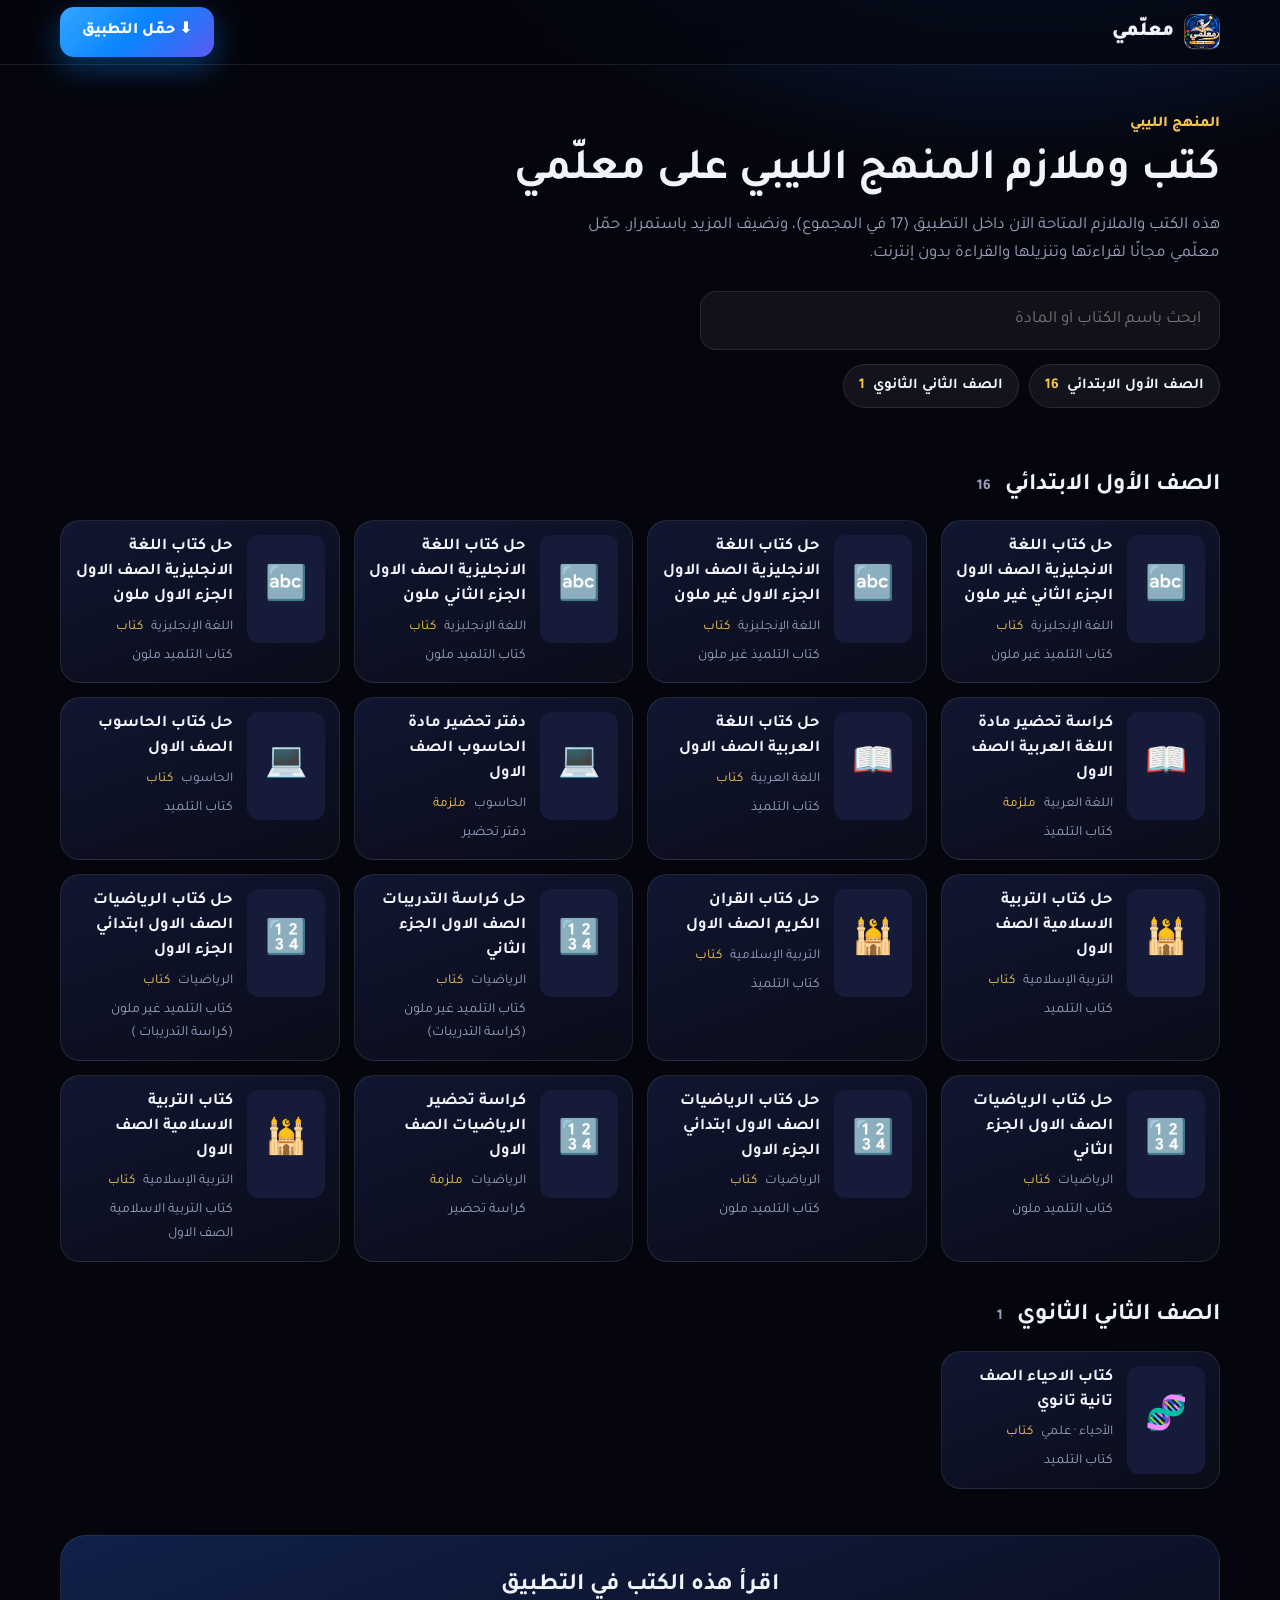
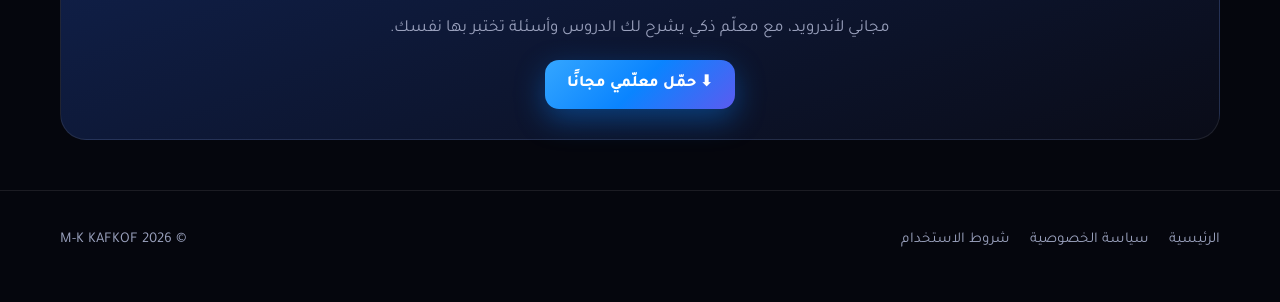
<file: books/index.html>
<!doctype html>
<html lang="ar" dir="rtl">
<head>
<meta charset="utf-8">
<meta name="viewport" content="width=device-width,initial-scale=1">
<title>كتب المنهج الليبي — معلّمي</title>
<meta name="description" content="كتب وملازم المنهج الليبي المتاحة داخل تطبيق معلّمي المجاني: 17 كتابًا وملزمة حسب الصف والمادة، ونضيف المزيد باستمرار.">
<meta name="robots" content="index,follow,max-image-preview:large">
<link rel="canonical" href="https://kitabi-dev.github.io/books/">
<meta name="theme-color" content="#05060d">
<meta property="og:type" content="website"><meta property="og:url" content="https://kitabi-dev.github.io/books/">
<meta property="og:title" content="كتب المنهج الليبي — معلّمي"><meta property="og:description" content="كتب وملازم المنهج الليبي المتاحة داخل تطبيق معلّمي المجاني: 17 كتابًا وملزمة حسب الصف والمادة، ونضيف المزيد باستمرار.">
<meta property="og:image" content="https://kitabi-dev.github.io/img/lp-og.jpg"><meta property="og:locale" content="ar_AR">
<meta name="twitter:card" content="summary_large_image">
<link rel="icon" href="../img/lp-icon.png">
<link rel="stylesheet" href="https://fonts.googleapis.com/css2?family=Tajawal:wght@400;500;700;800;900&display=swap">
<script type="application/ld+json">{"@context": "https://schema.org", "@type": "CollectionPage", "name": "كتب المنهج الليبي — معلّمي", "url": "https://kitabi-dev.github.io/books/", "inLanguage": "ar", "description": "كتب وملازم المنهج الليبي المتاحة داخل تطبيق معلّمي المجاني: 17 كتابًا وملزمة حسب الصف والمادة، ونضيف المزيد باستمرار.", "mainEntity": {"@type": "ItemList", "numberOfItems": 17, "itemListElement": [{"@type": "ListItem", "position": 1, "name": "حل كتاب اللغة الانجليزية الصف الاول الجزء الثاني غير ملون"}, {"@type": "ListItem", "position": 2, "name": "حل كتاب اللغة الانجليزية الصف الاول الجزء الاول غير ملون"}, {"@type": "ListItem", "position": 3, "name": "حل كتاب اللغة الانجليزية الصف الاول الجزء الثاني ملون"}, {"@type": "ListItem", "position": 4, "name": "حل  كتاب اللغة الانجليزية الصف الاول الجزء الاول ملون"}, {"@type": "ListItem", "position": 5, "name": "كراسة تحضير مادة اللغة العربية الصف الاول"}, {"@type": "ListItem", "position": 6, "name": "حل كتاب اللغة العربية الصف الاول"}, {"@type": "ListItem", "position": 7, "name": "دفتر تحضير مادة الحاسوب الصف الاول"}, {"@type": "ListItem", "position": 8, "name": "حل كتاب الحاسوب الصف الاول"}, {"@type": "ListItem", "position": 9, "name": "حل كتاب التربية الاسلامية الصف الاول"}, {"@type": "ListItem", "position": 10, "name": "حل كتاب القران الكريم الصف الاول"}, {"@type": "ListItem", "position": 11, "name": "حل كراسة التدريبات الصف الاول الجزء الثاني"}, {"@type": "ListItem", "position": 12, "name": "حل كتاب الرياضيات الصف الاول ابتدائي الجزء الاول"}, {"@type": "ListItem", "position": 13, "name": "حل كتاب الرياضيات الصف الاول الجزء الثاني"}, {"@type": "ListItem", "position": 14, "name": "حل كتاب الرياضيات الصف الاول ابتدائي الجزء الاول"}, {"@type": "ListItem", "position": 15, "name": "كراسة تحضير الرياضيات الصف الاول"}, {"@type": "ListItem", "position": 16, "name": "كتاب التربية الاسلامية الصف الاول"}, {"@type": "ListItem", "position": 17, "name": "كتاب الاحياء الصف تانية تانوي"}]}}</script>
<style>
:root{--bg:#05060d;--card:#0f1224;--line:rgba(255,255,255,.09);--tx:#f2f4fb;--mut:#9aa1bd;--blue:#0A84FF;--cy:#5AC8FA;--gold:#F5C451}
*{box-sizing:border-box;margin:0;padding:0}
body{font-family:Tajawal,system-ui,sans-serif;background:radial-gradient(1000px 600px at 80% -10%,#0d2a66 0%,transparent 60%),var(--bg);color:var(--tx);line-height:1.7;font-size:17px;min-height:100vh}
a{color:inherit;text-decoration:none}
.wrap{width:min(1160px,100% - 40px);margin-inline:auto}
nav{position:sticky;top:0;z-index:30;backdrop-filter:blur(16px);background:rgba(5,6,13,.7);border-bottom:1px solid var(--line)}
nav .wrap{display:flex;align-items:center;gap:18px;height:64px}
.logo{display:flex;align-items:center;gap:10px;font-weight:900;font-size:20px}.logo img{width:36px;height:36px;border-radius:10px}
.sp{flex:1}
.btn{display:inline-flex;align-items:center;justify-content:center;padding:11px 22px;border-radius:14px;font-weight:800;font-size:16px;color:#fff;background:linear-gradient(135deg,#34a6ff,var(--blue) 50%,#5b5bf0);box-shadow:0 10px 30px rgba(10,132,255,.4)}
.hero{padding:46px 0 14px}
.eyebrow{color:var(--gold);font-weight:800;font-size:15px;margin-bottom:8px}
h1{font-size:clamp(28px,5vw,44px);line-height:1.25;margin-bottom:12px}
.sub{color:var(--mut);max-width:680px}
.srch{margin:22px 0 14px}
.srch input{width:100%;max-width:520px;padding:14px 18px;border-radius:16px;border:1px solid var(--line);background:rgba(255,255,255,.05);color:var(--tx);font:inherit;font-size:17px;outline:0}
.srch input:focus{border-color:var(--cy)}
.chips{display:flex;gap:10px;flex-wrap:wrap;margin-bottom:10px}
.chips a{padding:8px 15px;border-radius:99px;background:rgba(255,255,255,.06);border:1px solid var(--line);font-weight:700;font-size:15px}
.chips a:hover{border-color:var(--cy)}.chips b{color:var(--gold);margin-inline-start:4px}
.gs{margin-top:34px;scroll-margin-top:80px}
.gs h2{font-size:24px;margin-bottom:14px}.gs h2 small{color:var(--mut);font-size:15px;margin-inline-start:8px}
.bks{display:grid;grid-template-columns:repeat(auto-fill,minmax(250px,1fr));gap:14px}
.bk{display:flex;gap:14px;padding:14px;border-radius:20px;background:linear-gradient(160deg,#111631,#0a0c18);border:1px solid var(--line)}
.cv{flex:0 0 78px;height:108px;border-radius:12px;overflow:hidden;background:#161b3a;display:grid;place-items:center}
.cv img{width:100%;height:100%;object-fit:cover}.ph{font-size:34px}
.bd{min-width:0}.bd h3{font-size:16.5px;line-height:1.5;margin-bottom:6px}
.tg{display:flex;gap:8px;flex-wrap:wrap;font-size:13.5px;color:var(--mut)}
.tg .k{color:var(--gold)}.bd p{margin-top:6px;font-size:14px;color:var(--mut)}
.cta{margin:46px 0 0;padding:30px;border-radius:26px;text-align:center;border:1px solid var(--line);background:linear-gradient(160deg,#10204a,#0a0c18)}
.cta h2{font-size:24px;margin-bottom:8px}.cta p{color:var(--mut);margin-bottom:16px}
footer{padding:36px 0 50px;color:var(--mut);font-size:15px;border-top:1px solid var(--line);margin-top:50px}
footer .wrap{display:flex;gap:20px;flex-wrap:wrap}footer a:hover{color:var(--tx)}
.hide{display:none!important}
</style>
</head>
<body>
<nav><div class="wrap"><a class="logo" href="../"><img src="../img/lp-icon.png" alt="شعار معلّمي"><span>معلّمي</span></a><span class="sp"></span><a class="btn" href="../?src=books">⬇ حمّل التطبيق</a></div></nav>
<main class="wrap">
  <div class="hero">
    <div class="eyebrow">المنهج الليبي</div>
    <h1>كتب وملازم المنهج الليبي على معلّمي</h1>
    <p class="sub">هذه الكتب والملازم المتاحة الآن داخل التطبيق (17 في المجموع)، ونضيف المزيد باستمرار. حمّل معلّمي مجانًا لقراءتها وتنزيلها والقراءة بدون إنترنت.</p>
    <div class="srch"><input id="q" type="search" placeholder="ابحث باسم الكتاب أو المادة" autocomplete="off"></div>
    <div class="chips"><a href="#g0">الصف الأول الابتدائي <b>16</b></a><a href="#g1">الصف الثاني الثانوي <b>1</b></a></div>
  </div>
  <div id="list"><section class="gs" id="g0"><h2>الصف الأول الابتدائي <small>16</small></h2><div class="bks"><article class="bk" data-q="حل كتاب اللغة الانجليزية الصف الاول الجزء الثاني غير ملون اللغة الإنجليزية الصف الأول الابتدائي"><div class="cv"><div class="ph">🔤</div></div><div class="bd"><h3>حل كتاب اللغة الانجليزية الصف الاول الجزء الثاني غير ملون</h3><div class="tg"><span>اللغة الإنجليزية</span><span class="k">كتاب</span></div><p>كتاب التلميذ غير ملون</p></div></article><article class="bk" data-q="حل كتاب اللغة الانجليزية الصف الاول الجزء الاول غير ملون اللغة الإنجليزية الصف الأول الابتدائي"><div class="cv"><div class="ph">🔤</div></div><div class="bd"><h3>حل كتاب اللغة الانجليزية الصف الاول الجزء الاول غير ملون</h3><div class="tg"><span>اللغة الإنجليزية</span><span class="k">كتاب</span></div><p>كتاب التلميذ غير ملون</p></div></article><article class="bk" data-q="حل كتاب اللغة الانجليزية الصف الاول الجزء الثاني ملون اللغة الإنجليزية الصف الأول الابتدائي"><div class="cv"><div class="ph">🔤</div></div><div class="bd"><h3>حل كتاب اللغة الانجليزية الصف الاول الجزء الثاني ملون</h3><div class="tg"><span>اللغة الإنجليزية</span><span class="k">كتاب</span></div><p>كتاب التلميد ملون</p></div></article><article class="bk" data-q="حل  كتاب اللغة الانجليزية الصف الاول الجزء الاول ملون اللغة الإنجليزية الصف الأول الابتدائي"><div class="cv"><div class="ph">🔤</div></div><div class="bd"><h3>حل  كتاب اللغة الانجليزية الصف الاول الجزء الاول ملون</h3><div class="tg"><span>اللغة الإنجليزية</span><span class="k">كتاب</span></div><p>كتاب التلميد ملون</p></div></article><article class="bk" data-q="كراسة تحضير مادة اللغة العربية الصف الاول اللغة العربية الصف الأول الابتدائي"><div class="cv"><div class="ph">📖</div></div><div class="bd"><h3>كراسة تحضير مادة اللغة العربية الصف الاول</h3><div class="tg"><span>اللغة العربية</span><span class="k">ملزمة</span></div><p>كتاب التلميذ</p></div></article><article class="bk" data-q="حل كتاب اللغة العربية الصف الاول اللغة العربية الصف الأول الابتدائي"><div class="cv"><div class="ph">📖</div></div><div class="bd"><h3>حل كتاب اللغة العربية الصف الاول</h3><div class="tg"><span>اللغة العربية</span><span class="k">كتاب</span></div><p>كتاب التلميذ</p></div></article><article class="bk" data-q="دفتر تحضير مادة الحاسوب الصف الاول الحاسوب الصف الأول الابتدائي"><div class="cv"><div class="ph">💻</div></div><div class="bd"><h3>دفتر تحضير مادة الحاسوب الصف الاول</h3><div class="tg"><span>الحاسوب</span><span class="k">ملزمة</span></div><p>دفتر تحضير</p></div></article><article class="bk" data-q="حل كتاب الحاسوب الصف الاول الحاسوب الصف الأول الابتدائي"><div class="cv"><div class="ph">💻</div></div><div class="bd"><h3>حل كتاب الحاسوب الصف الاول</h3><div class="tg"><span>الحاسوب</span><span class="k">كتاب</span></div><p>كتاب التلميد</p></div></article><article class="bk" data-q="حل كتاب التربية الاسلامية الصف الاول التربية الإسلامية الصف الأول الابتدائي"><div class="cv"><div class="ph">🕌</div></div><div class="bd"><h3>حل كتاب التربية الاسلامية الصف الاول</h3><div class="tg"><span>التربية الإسلامية</span><span class="k">كتاب</span></div><p>كتاب التلميد</p></div></article><article class="bk" data-q="حل كتاب القران الكريم الصف الاول التربية الإسلامية الصف الأول الابتدائي"><div class="cv"><div class="ph">🕌</div></div><div class="bd"><h3>حل كتاب القران الكريم الصف الاول</h3><div class="tg"><span>التربية الإسلامية</span><span class="k">كتاب</span></div><p>كتاب التلميذ</p></div></article><article class="bk" data-q="حل كراسة التدريبات الصف الاول الجزء الثاني الرياضيات الصف الأول الابتدائي"><div class="cv"><div class="ph">🔢</div></div><div class="bd"><h3>حل كراسة التدريبات الصف الاول الجزء الثاني</h3><div class="tg"><span>الرياضيات</span><span class="k">كتاب</span></div><p>كتاب التلميد غير ملون (كراسة التدريبات)</p></div></article><article class="bk" data-q="حل كتاب الرياضيات الصف الاول ابتدائي الجزء الاول الرياضيات الصف الأول الابتدائي"><div class="cv"><div class="ph">🔢</div></div><div class="bd"><h3>حل كتاب الرياضيات الصف الاول ابتدائي الجزء الاول</h3><div class="tg"><span>الرياضيات</span><span class="k">كتاب</span></div><p>كتاب التلميد غير ملون (كراسة التدريبات )</p></div></article><article class="bk" data-q="حل كتاب الرياضيات الصف الاول الجزء الثاني الرياضيات الصف الأول الابتدائي"><div class="cv"><div class="ph">🔢</div></div><div class="bd"><h3>حل كتاب الرياضيات الصف الاول الجزء الثاني</h3><div class="tg"><span>الرياضيات</span><span class="k">كتاب</span></div><p>كتاب التلميد ملون</p></div></article><article class="bk" data-q="حل كتاب الرياضيات الصف الاول ابتدائي الجزء الاول الرياضيات الصف الأول الابتدائي"><div class="cv"><div class="ph">🔢</div></div><div class="bd"><h3>حل كتاب الرياضيات الصف الاول ابتدائي الجزء الاول</h3><div class="tg"><span>الرياضيات</span><span class="k">كتاب</span></div><p>كتاب التلميد ملون</p></div></article><article class="bk" data-q="كراسة تحضير الرياضيات الصف الاول الرياضيات الصف الأول الابتدائي"><div class="cv"><div class="ph">🔢</div></div><div class="bd"><h3>كراسة تحضير الرياضيات الصف الاول</h3><div class="tg"><span>الرياضيات</span><span class="k">ملزمة</span></div><p>كراسة تحضير</p></div></article><article class="bk" data-q="كتاب التربية الاسلامية الصف الاول التربية الإسلامية الصف الأول الابتدائي"><div class="cv"><div class="ph">🕌</div></div><div class="bd"><h3>كتاب التربية الاسلامية الصف الاول</h3><div class="tg"><span>التربية الإسلامية</span><span class="k">كتاب</span></div><p>كتاب التربية الاسلامية الصف الاول</p></div></article></div></section>
<section class="gs" id="g1"><h2>الصف الثاني الثانوي <small>1</small></h2><div class="bks"><article class="bk" data-q="كتاب الاحياء الصف تانية تانوي الأحياء الصف الثاني الثانوي"><div class="cv"><div class="ph">🧬</div></div><div class="bd"><h3>كتاب الاحياء الصف تانية تانوي</h3><div class="tg"><span>الأحياء · علمي</span><span class="k">كتاب</span></div><p>كتاب التلميد</p></div></article></div></section>
</div>
  <p class="sub hide" id="none" style="margin-top:30px">لا نتائج مطابقة، جرّب كلمة أخرى.</p>
  <div class="cta"><h2>اقرأ هذه الكتب في التطبيق</h2><p>مجاني لأندرويد، مع معلّم ذكي يشرح لك الدروس وأسئلة تختبر بها نفسك.</p><a class="btn" href="../?src=books">⬇ حمّل معلّمي مجانًا</a></div>
</main>
<footer><div class="wrap"><a href="../">الرئيسية</a><a href="../privacy.html">سياسة الخصوصية</a><a href="../terms.html">شروط الاستخدام</a><span class="sp"></span><span>© 2026 M-K KAFKOF</span></div></footer>
<script>
const q=document.getElementById('q');
q.addEventListener('input',()=>{const t=q.value.trim().toLowerCase();let any=false;
  document.querySelectorAll('.gs').forEach(s=>{let n=0;s.querySelectorAll('.bk').forEach(b=>{const ok=!t||b.dataset.q.includes(t);b.classList.toggle('hide',!ok);if(ok)n++});s.classList.toggle('hide',!n);if(n)any=true});
  document.getElementById('none').classList.toggle('hide',any||!t)});
try{const day=new Date().toISOString().slice(0,10);if(localStorage.getItem('mv')!==day){localStorage.setItem('mv',day);
  const p=new URLSearchParams(location.search);fetch('https://cqufhwvbyxqddsammqks.supabase.co/functions/v1/track',{method:'POST',keepalive:true,headers:{'Content-Type':'application/json'},body:JSON.stringify({k:'visit',ref:document.referrer,src:p.get('src')||'books-page'})}).catch(()=>{})}}catch(_){}
</script>
</body>
</html>
</file>
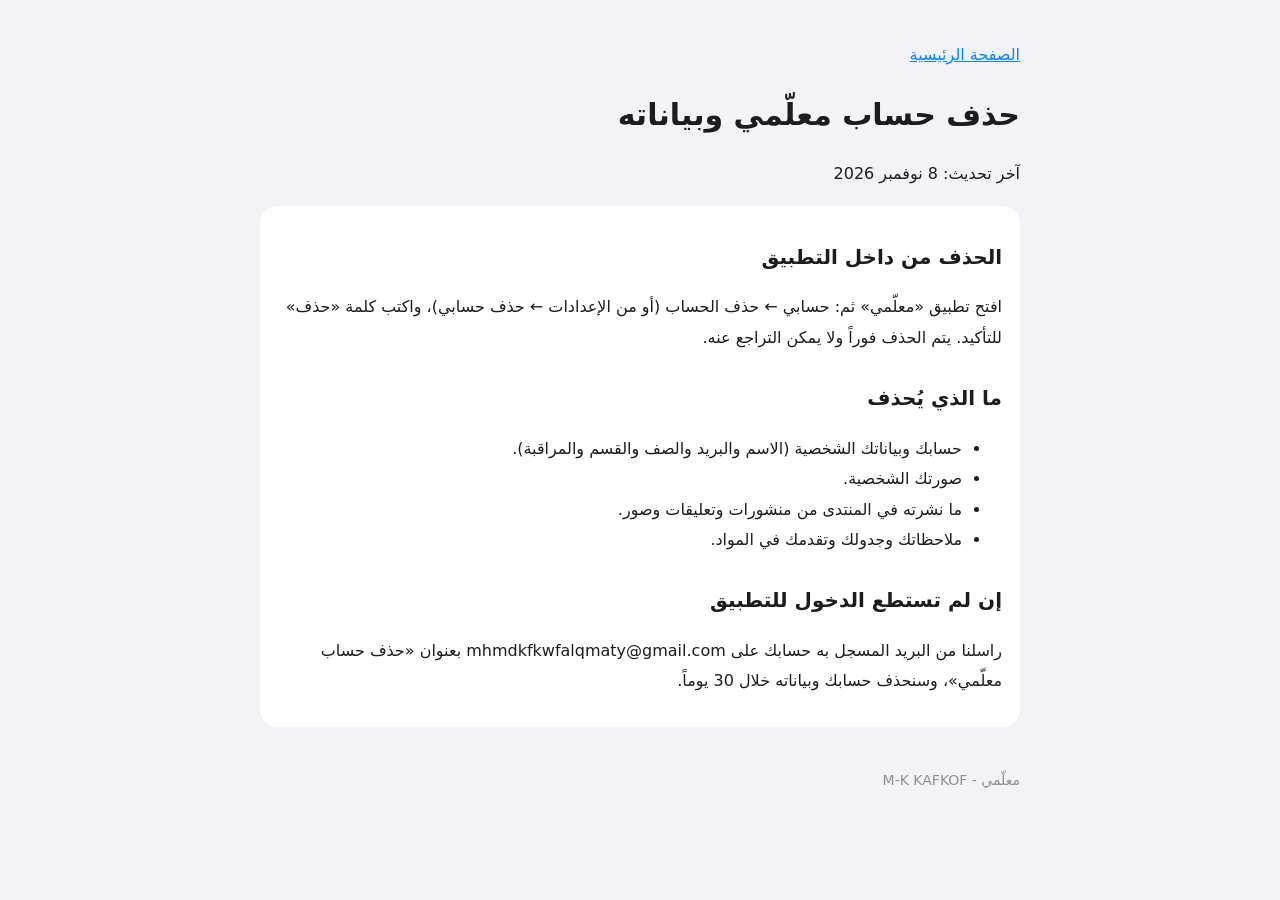
<file: delete-account.html>
<!doctype html>
<html lang="ar" dir="rtl">
<head>
<meta charset="utf-8">
<meta name="viewport" content="width=device-width, initial-scale=1">
<title>حذف الحساب - معلّمي</title>
<meta name="description" content="كيف تحذف حسابك وبياناتك في تطبيق معلّمي من داخل التطبيق أو بطلب عبر البريد.">
<link rel="canonical" href="https://kitabi-dev.github.io/delete-account.html">
<link rel="stylesheet" href="style.css">
</head>
<body>
<p><a href="index.html">الصفحة الرئيسية</a></p>
<h1>حذف حساب معلّمي وبياناته</h1>
<p>آخر تحديث: 8 نوفمبر 2026</p>
<div class="box">
<h2>الحذف من داخل التطبيق</h2>
<p>افتح تطبيق «معلّمي» ثم: حسابي ← حذف الحساب (أو من الإعدادات ← حذف حسابي)، واكتب كلمة «حذف» للتأكيد. يتم الحذف فوراً ولا يمكن التراجع عنه.</p>
<h2>ما الذي يُحذف</h2>
<ul>
<li>حسابك وبياناتك الشخصية (الاسم والبريد والصف والقسم والمراقبة).</li>
<li>صورتك الشخصية.</li>
<li>ما نشرته في المنتدى من منشورات وتعليقات وصور.</li>
<li>ملاحظاتك وجدولك وتقدمك في المواد.</li>
</ul>
<h2>إن لم تستطع الدخول للتطبيق</h2>
<p>راسلنا من البريد المسجل به حسابك على mhmdkfkwfalqmaty@gmail.com بعنوان «حذف حساب معلّمي»، وسنحذف حسابك وبياناته خلال 30 يوماً.</p>
</div>
<footer>معلّمي - M-K KAFKOF</footer>
</body>
</html>
</file>
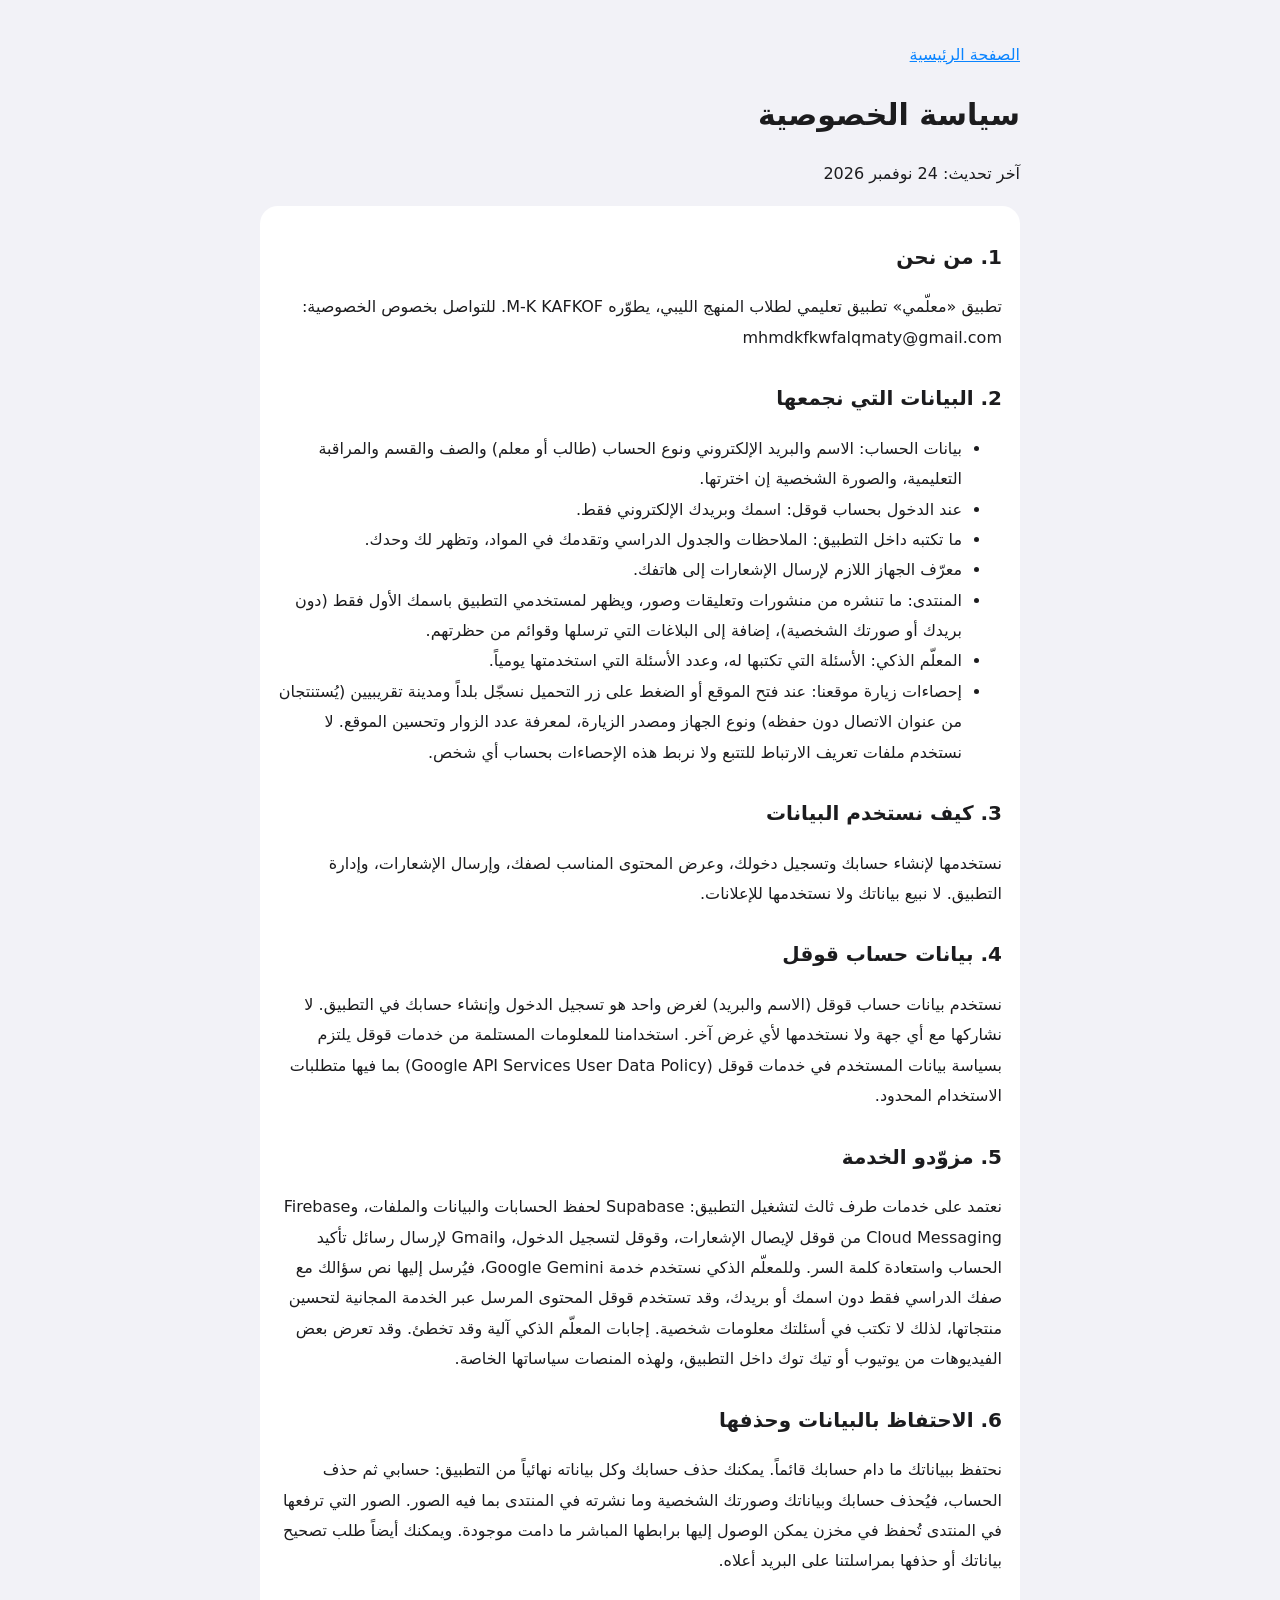
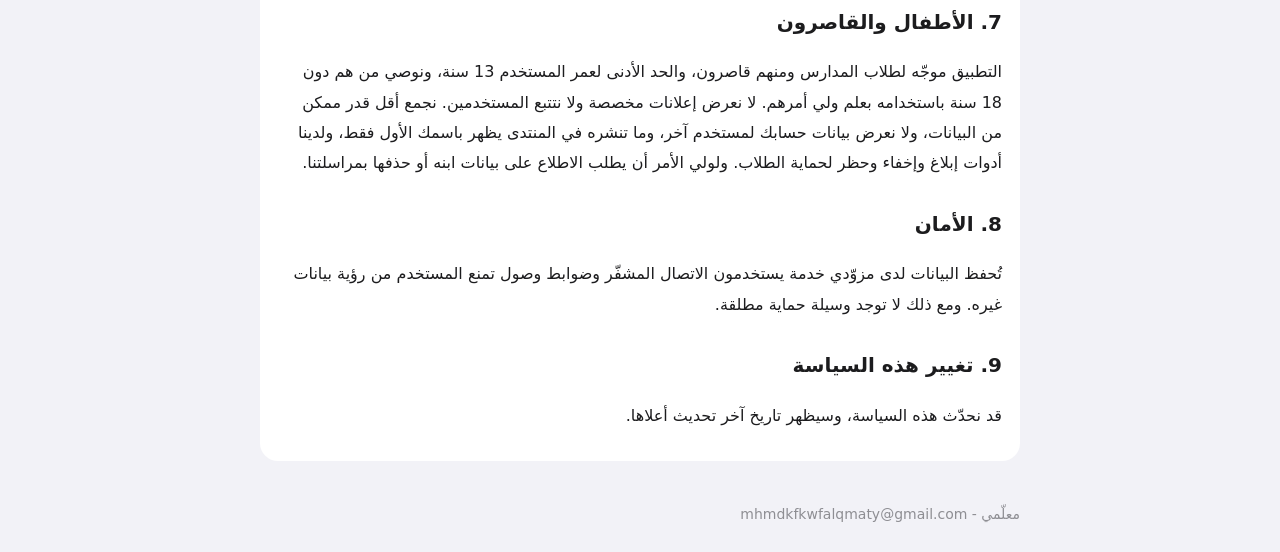
<file: privacy.html>
<!doctype html>
<html lang="ar" dir="rtl">
<head>
<meta charset="utf-8">
<meta name="viewport" content="width=device-width, initial-scale=1">
<title>سياسة الخصوصية - معلّمي</title>
<meta name="description" content="سياسة خصوصية تطبيق معلّمي: ما البيانات التي نجمعها وكيف نحميها وكيف تحذف حسابك.">
<link rel="canonical" href="https://kitabi-dev.github.io/privacy.html">
<link rel="stylesheet" href="style.css">
</head>
<body>
<p><a href="index.html">الصفحة الرئيسية</a></p>
<h1>سياسة الخصوصية</h1>
<p>آخر تحديث: 24 نوفمبر 2026</p>
<div class="box">
<h2>1. من نحن</h2>
<p>تطبيق «معلّمي» تطبيق تعليمي لطلاب المنهج الليبي، يطوّره M-K KAFKOF. للتواصل بخصوص الخصوصية: mhmdkfkwfalqmaty@gmail.com</p>
<h2>2. البيانات التي نجمعها</h2>
<ul>
<li>بيانات الحساب: الاسم والبريد الإلكتروني ونوع الحساب (طالب أو معلم) والصف والقسم والمراقبة التعليمية، والصورة الشخصية إن اخترتها.</li>
<li>عند الدخول بحساب قوقل: اسمك وبريدك الإلكتروني فقط.</li>
<li>ما تكتبه داخل التطبيق: الملاحظات والجدول الدراسي وتقدمك في المواد، وتظهر لك وحدك.</li>
<li>معرّف الجهاز اللازم لإرسال الإشعارات إلى هاتفك.</li>
<li>المنتدى: ما تنشره من منشورات وتعليقات وصور، ويظهر لمستخدمي التطبيق باسمك الأول فقط (دون بريدك أو صورتك الشخصية)، إضافة إلى البلاغات التي ترسلها وقوائم من حظرتهم.</li>
<li>المعلّم الذكي: الأسئلة التي تكتبها له، وعدد الأسئلة التي استخدمتها يومياً.</li>
<li>إحصاءات زيارة موقعنا: عند فتح الموقع أو الضغط على زر التحميل نسجّل بلداً ومدينة تقريبيين (يُستنتجان من عنوان الاتصال دون حفظه) ونوع الجهاز ومصدر الزيارة، لمعرفة عدد الزوار وتحسين الموقع. لا نستخدم ملفات تعريف الارتباط للتتبع ولا نربط هذه الإحصاءات بحساب أي شخص.</li>
</ul>
<h2>3. كيف نستخدم البيانات</h2>
<p>نستخدمها لإنشاء حسابك وتسجيل دخولك، وعرض المحتوى المناسب لصفك، وإرسال الإشعارات، وإدارة التطبيق. لا نبيع بياناتك ولا نستخدمها للإعلانات.</p>
<h2>4. بيانات حساب قوقل</h2>
<p>نستخدم بيانات حساب قوقل (الاسم والبريد) لغرض واحد هو تسجيل الدخول وإنشاء حسابك في التطبيق. لا نشاركها مع أي جهة ولا نستخدمها لأي غرض آخر. استخدامنا للمعلومات المستلمة من خدمات قوقل يلتزم بسياسة بيانات المستخدم في خدمات قوقل (Google API Services User Data Policy) بما فيها متطلبات الاستخدام المحدود.</p>
<h2>5. مزوّدو الخدمة</h2>
<p>نعتمد على خدمات طرف ثالث لتشغيل التطبيق: Supabase لحفظ الحسابات والبيانات والملفات، وFirebase Cloud Messaging من قوقل لإيصال الإشعارات، وقوقل لتسجيل الدخول، وGmail لإرسال رسائل تأكيد الحساب واستعادة كلمة السر. وللمعلّم الذكي نستخدم خدمة Google Gemini، فيُرسل إليها نص سؤالك مع صفك الدراسي فقط دون اسمك أو بريدك، وقد تستخدم قوقل المحتوى المرسل عبر الخدمة المجانية لتحسين منتجاتها، لذلك لا تكتب في أسئلتك معلومات شخصية. إجابات المعلّم الذكي آلية وقد تخطئ. وقد تعرض بعض الفيديوهات من يوتيوب أو تيك توك داخل التطبيق، ولهذه المنصات سياساتها الخاصة.</p>
<h2>6. الاحتفاظ بالبيانات وحذفها</h2>
<p>نحتفظ ببياناتك ما دام حسابك قائماً. يمكنك حذف حسابك وكل بياناته نهائياً من التطبيق: حسابي ثم حذف الحساب، فيُحذف حسابك وبياناتك وصورتك الشخصية وما نشرته في المنتدى بما فيه الصور. الصور التي ترفعها في المنتدى تُحفظ في مخزن يمكن الوصول إليها برابطها المباشر ما دامت موجودة. ويمكنك أيضاً طلب تصحيح بياناتك أو حذفها بمراسلتنا على البريد أعلاه.</p>
<h2>7. الأطفال والقاصرون</h2>
<p>التطبيق موجّه لطلاب المدارس ومنهم قاصرون، والحد الأدنى لعمر المستخدم 13 سنة، ونوصي من هم دون 18 سنة باستخدامه بعلم ولي أمرهم. لا نعرض إعلانات مخصصة ولا نتتبع المستخدمين. نجمع أقل قدر ممكن من البيانات، ولا نعرض بيانات حسابك لمستخدم آخر، وما تنشره في المنتدى يظهر باسمك الأول فقط، ولدينا أدوات إبلاغ وإخفاء وحظر لحماية الطلاب. ولولي الأمر أن يطلب الاطلاع على بيانات ابنه أو حذفها بمراسلتنا.</p>
<h2>8. الأمان</h2>
<p>تُحفظ البيانات لدى مزوّدي خدمة يستخدمون الاتصال المشفّر وضوابط وصول تمنع المستخدم من رؤية بيانات غيره. ومع ذلك لا توجد وسيلة حماية مطلقة.</p>
<h2>9. تغيير هذه السياسة</h2>
<p>قد نحدّث هذه السياسة، وسيظهر تاريخ آخر تحديث أعلاها.</p>
</div>
<footer>معلّمي - mhmdkfkwfalqmaty@gmail.com</footer>
</body>
</html>
</file>
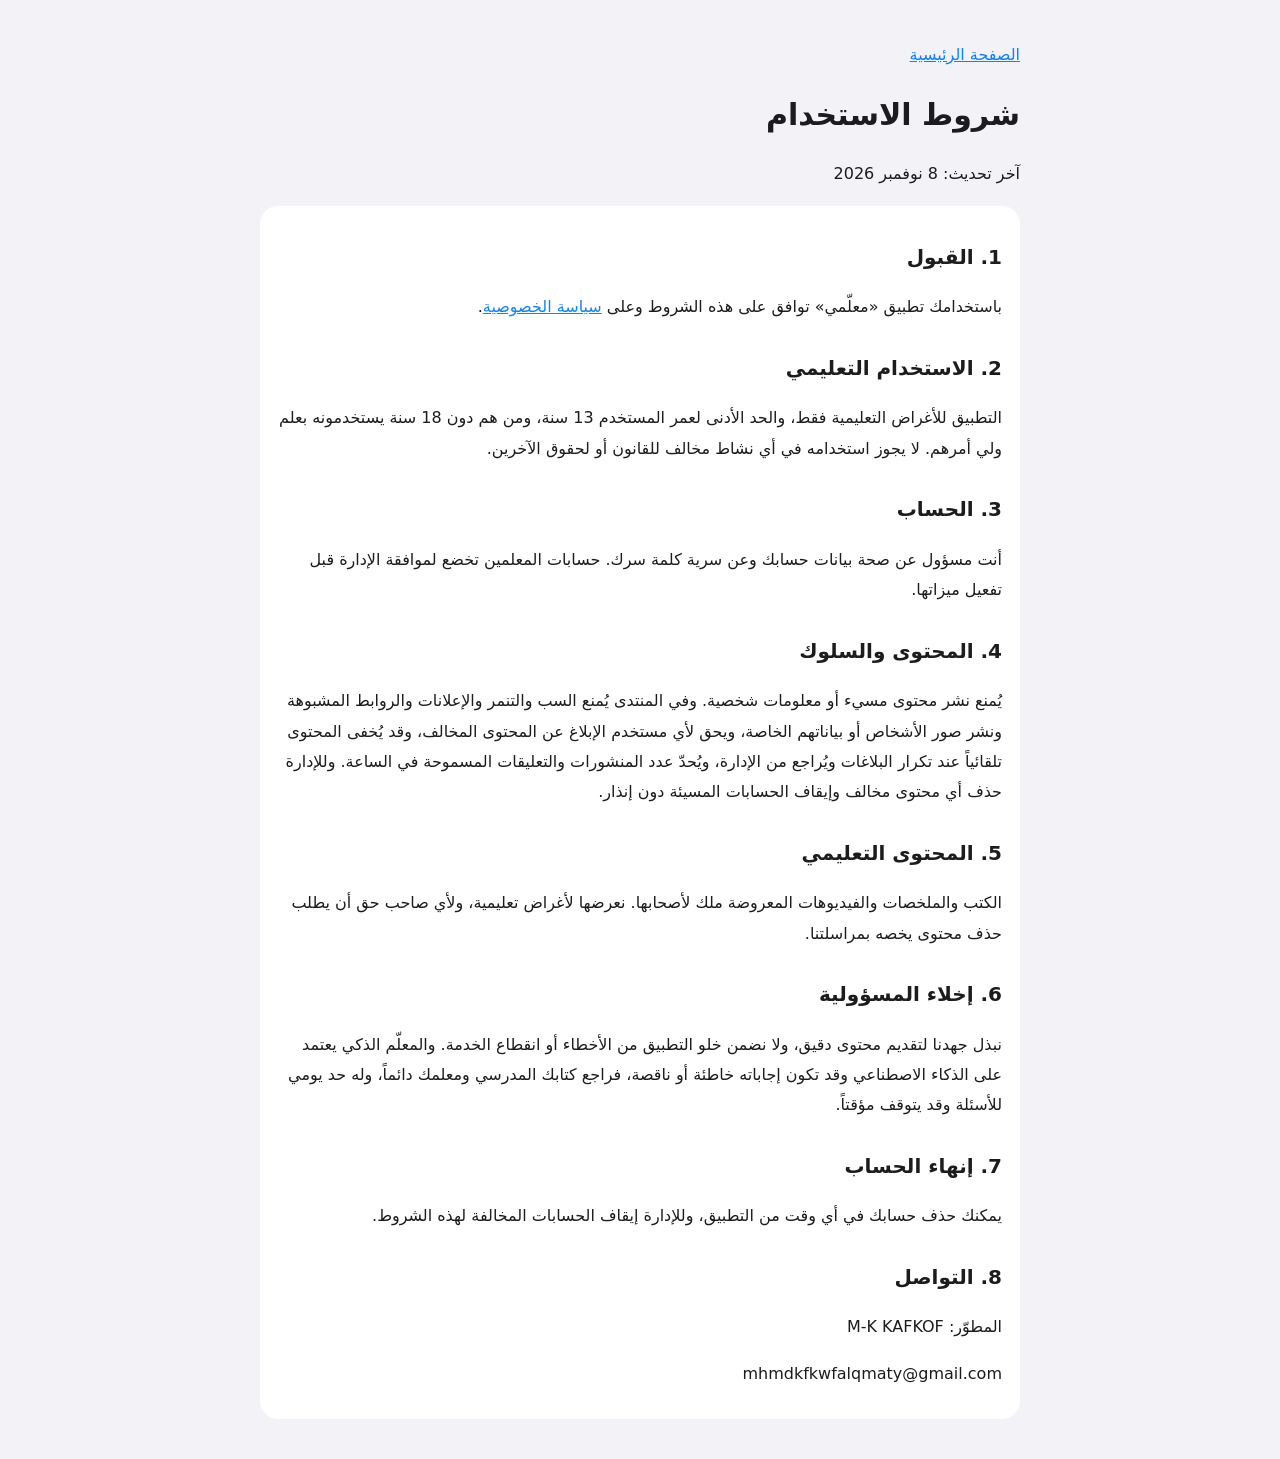
<file: terms.html>
<!doctype html>
<html lang="ar" dir="rtl">
<head>
<meta charset="utf-8">
<meta name="viewport" content="width=device-width, initial-scale=1">
<title>شروط الاستخدام - معلّمي</title>
<meta name="description" content="شروط استخدام تطبيق معلّمي التعليمي للمنهج الليبي.">
<link rel="canonical" href="https://kitabi-dev.github.io/terms.html">
<link rel="stylesheet" href="style.css">
</head>
<body>
<p><a href="index.html">الصفحة الرئيسية</a></p>
<h1>شروط الاستخدام</h1>
<p>آخر تحديث: 8 نوفمبر 2026</p>
<div class="box">
<h2>1. القبول</h2>
<p>باستخدامك تطبيق «معلّمي» توافق على هذه الشروط وعلى <a href="privacy.html">سياسة الخصوصية</a>.</p>
<h2>2. الاستخدام التعليمي</h2>
<p>التطبيق للأغراض التعليمية فقط، والحد الأدنى لعمر المستخدم 13 سنة، ومن هم دون 18 سنة يستخدمونه بعلم ولي أمرهم. لا يجوز استخدامه في أي نشاط مخالف للقانون أو لحقوق الآخرين.</p>
<h2>3. الحساب</h2>
<p>أنت مسؤول عن صحة بيانات حسابك وعن سرية كلمة سرك. حسابات المعلمين تخضع لموافقة الإدارة قبل تفعيل ميزاتها.</p>
<h2>4. المحتوى والسلوك</h2>
<p>يُمنع نشر محتوى مسيء أو معلومات شخصية. وفي المنتدى يُمنع السب والتنمر والإعلانات والروابط المشبوهة ونشر صور الأشخاص أو بياناتهم الخاصة، ويحق لأي مستخدم الإبلاغ عن المحتوى المخالف، وقد يُخفى المحتوى تلقائياً عند تكرار البلاغات ويُراجع من الإدارة، ويُحدّ عدد المنشورات والتعليقات المسموحة في الساعة. وللإدارة حذف أي محتوى مخالف وإيقاف الحسابات المسيئة دون إنذار.</p>
<h2>5. المحتوى التعليمي</h2>
<p>الكتب والملخصات والفيديوهات المعروضة ملك لأصحابها. نعرضها لأغراض تعليمية، ولأي صاحب حق أن يطلب حذف محتوى يخصه بمراسلتنا.</p>
<h2>6. إخلاء المسؤولية</h2>
<p>نبذل جهدنا لتقديم محتوى دقيق، ولا نضمن خلو التطبيق من الأخطاء أو انقطاع الخدمة. والمعلّم الذكي يعتمد على الذكاء الاصطناعي وقد تكون إجاباته خاطئة أو ناقصة، فراجع كتابك المدرسي ومعلمك دائماً، وله حد يومي للأسئلة وقد يتوقف مؤقتاً.</p>
<h2>7. إنهاء الحساب</h2>
<p>يمكنك حذف حسابك في أي وقت من التطبيق، وللإدارة إيقاف الحسابات المخالفة لهذه الشروط.</p>
<h2>8. التواصل</h2>
<p>المطوّر: M-K KAFKOF</p>
<p>mhmdkfkwfalqmaty@gmail.com</p>
</div>
</body>
</html>
</file>
<file: style.css>
body{font-family:system-ui,Tahoma,sans-serif;line-height:1.9;max-width:760px;margin:0 auto;padding:24px 18px;background:#f2f2f7;color:#1c1c1e}
h1{font-size:30px;margin:12px 0}
h2{font-size:20px;margin-top:26px}
a{color:#0a84ff}
.box{background:#fff;border-radius:18px;padding:6px 18px 14px;margin:16px 0}
footer{margin-top:40px;font-size:14px;color:#8e8e93}
@media (prefers-color-scheme:dark){body{background:#000;color:#f2f2f7}.box{background:#1c1c1e}a{color:#64b5ff}}
</file>
